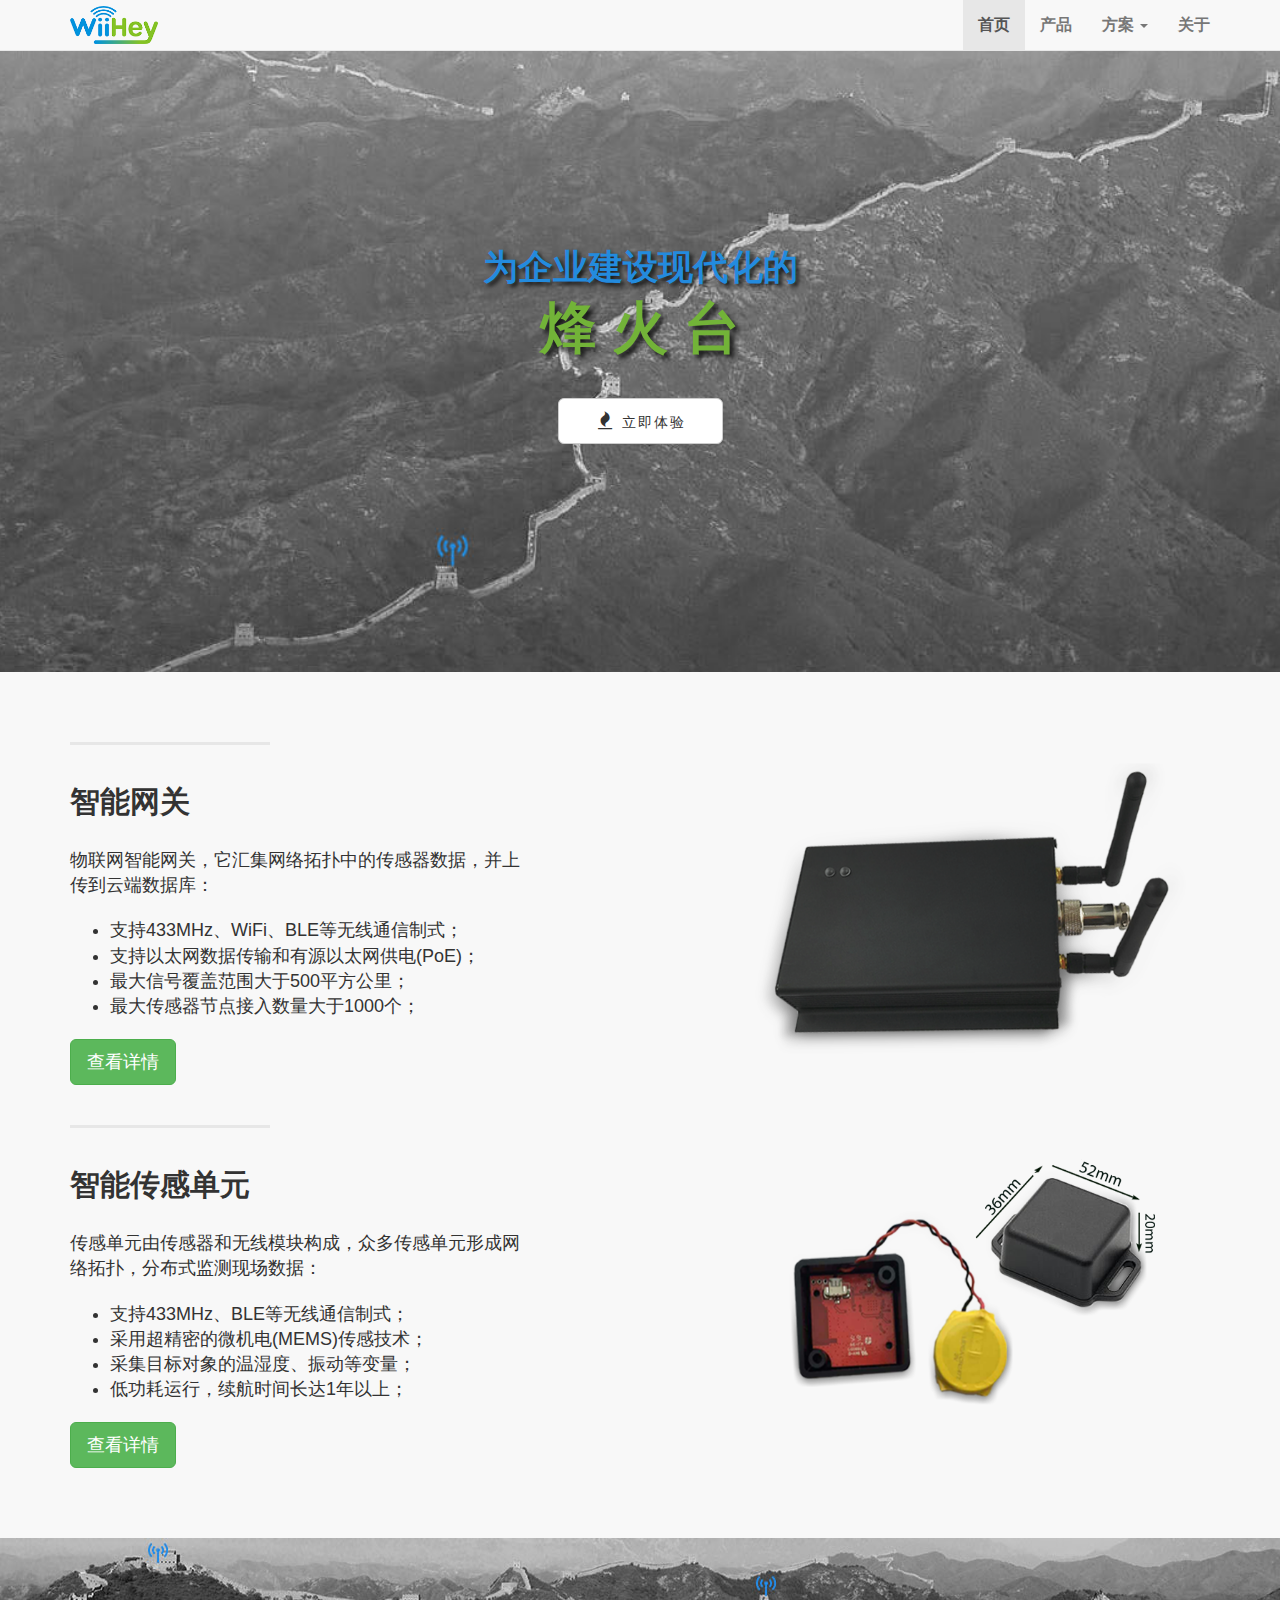
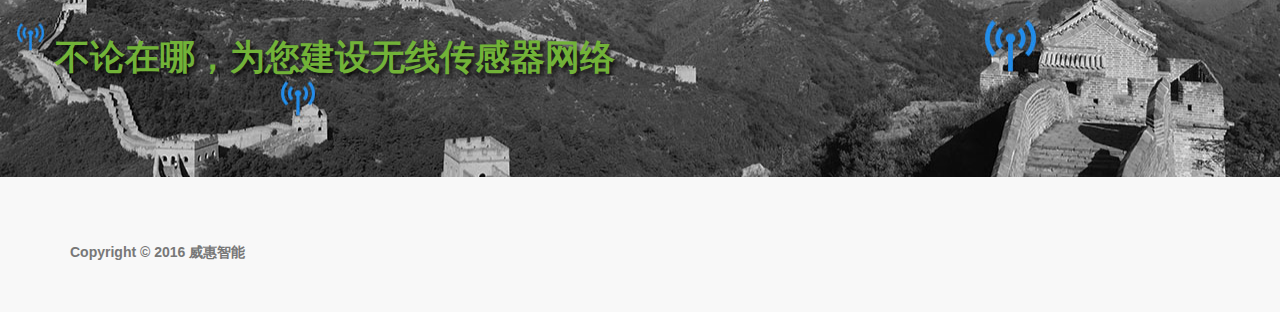
<file: index.html>
<!DOCTYPE html>
<html lang="en">

<head>

    <meta charset="utf-8">
    <meta http-equiv="X-UA-Compatible" content="IE=edge">
    <meta name="viewport" content="width=device-width, initial-scale=1">
    <meta name="description" content="">
    <meta name="author" content="">

    <title>首页 | 威惠智能</title>

    <!-- Bootstrap Core CSS -->
    <link href="css/bootstrap.min.css" rel="stylesheet">

    <!-- Custom CSS -->
    <link href="css/landing-page.css" rel="stylesheet">

    <!-- Custom Fonts -->
    <link href="font-awesome/css/font-awesome.min.css" rel="stylesheet" type="text/css">
    <!-- <link href="http://fonts.googleapis.com/css?family=Lato:300,400,700,300italic,400italic,700italic" rel="stylesheet" type="text/css"> -->

    <!-- HTML5 Shim and Respond.js IE8 support of HTML5 elements and media queries -->
    <!-- WARNING: Respond.js doesn't work if you view the page via  -->
    <!--[if lt IE 9]>
        <script src="https://oss.maxcdn.com/libs/html5shiv/3.7.0/html5shiv.js"></script>
        <script src="https://oss.maxcdn.com/libs/respond.js/1.4.2/respond.min.js"></script>
    <![endif]-->

    <style type="text/css">

    </style>
</head>

<body>

    <!-- Navigation -->
    <nav class="navbar navbar-default navbar-fixed-top topnav" role="navigation">
        <div class="container topnav">
            <!-- Brand and toggle get grouped for better mobile display -->
            <div class="navbar-header">
                <button type="button" class="navbar-toggle" data-toggle="collapse" data-target="#bs-example-navbar-collapse-1">
                    <span class="sr-only">Toggle navigation</span>
                    <span class="icon-bar"></span>
                    <span class="icon-bar"></span>
                    <span class="icon-bar"></span>
                </button>
                <a class="navbar-brand topnav topnav-brand" href="./index.html"></a>
            </div>
            <!-- Collect the nav links, forms, and other content for toggling -->
            <div class="collapse navbar-collapse" id="bs-example-navbar-collapse-1">
                <ul class="nav navbar-nav navbar-right">
                    <li class="active">
                        <a href="./index.html">首页</a>
                    </li>
                    <li>
                        <a href="./products.html">产品</a>
                    </li>
                    <li class="dropdown ">
                        <a href="#" class="dropdown-toggle" data-toggle="dropdown">方案 <b class="caret"></b></a>
                        <ul class="dropdown-menu">
                            <li>
                                <a href="./machines.html">物联网与工业监测</a>
                            </li>
                            <li>
                                <a href="./loans.html">物联网与抵押贷款</a>
                            </li>
                            <li>
                                <a href="./due_diligence.html">物联网与商业分析</a>
                            </li>
                        </ul>
                    </li>
                    <li>
                        <a href="./about.html">关于</a>
                    </li>
                </ul>
            </div>
            <!-- /.navbar-collapse -->
        </div>
        <!-- /.container -->
    </nav>


    <!-- Header -->
    <a name="about"></a>
    <div class="intro-header">
        <div class="container">

            <div class="row">
                <div class="col-lg-12">
                    <div class="intro-message">
                        <h2>为企业建设现代化的</h2>
                        <h1>烽 火 台</h1>
                        <!-- <hr class="intro-divider"> -->
                        <br><br>
                        <div class="row">
                                <div class="col-md-5">
                                </div>
                                <div class="col-md-2">
                                <a href="./machines.html" class="btn btn-default btn-lg btn-block"><i class="fa fa-fire fa-fw"></i> <span class="network-name">立即体验</span></a>
                                </div>
                                <div class="col-md-5">
                                </div>
                        </div>

                    </div>
                </div>
            </div>

        </div>
        <!-- /.container -->

    </div>
    <!-- /.intro-header -->

    <!-- Page Content -->

	<!-- <a  name="services"></a> -->
    <div class="content-section-a" id="try">

        <div class="container">
            <div class="row">
                <div class="col-lg-5 col-sm-6">
                    <hr class="section-heading-spacer">
                    <div class="clearfix"></div>
                    <h2 class="section-heading">智能网关</h2>
                    <p class="lead">物联网智能网关，它汇集网络拓扑中的传感器数据，并上传到云端数据库：</p>
                    <ul class="lead">
                        <li>支持433MHz、WiFi、BLE等无线通信制式；</li>
                        <li>支持以太网数据传输和有源以太网供电(PoE)；</li>
                        <li>最大信号覆盖范围大于500平方公里；</li>
                        <li>最大传感器节点接入数量大于1000个；</li>
                    </ul>
                    <a href="./products/gw.html" ><button type="button" class="btn btn-success btn-lg">查看详情</button></a>

                </div>
                <div class="col-lg-5 col-lg-offset-2 col-sm-6">
                    <img class="img-responsive" src="img/product_gw.png" alt="">
                </div>
            </div>
            <br>
            <div class="row">
                <div class="col-lg-5 col-sm-6">
                    <hr class="section-heading-spacer">
                    <br>
                    <div class="clearfix"></div>
                    <h2 class="section-heading">智能传感单元</h2>
                    <p class="lead">传感单元由传感器和无线模块构成，众多传感单元形成网络拓扑，分布式监测现场数据：</p>
                    <ul class="lead">
                        <li>支持433MHz、BLE等无线通信制式；</li>
                        <li>采用超精密的微机电(MEMS)传感技术；</li>
                        <li>采集目标对象的温湿度、振动等变量；</li>
                        <li>低功耗运行，续航时间长达1年以上；</li>
                    </ul>
                    <a href="./products/node.html" ><button type="button" class="btn btn-success btn-lg">查看详情</button></a>
                </div>
                <div class="col-lg-5 col-lg-offset-2 col-sm-6">
                    <img class="img-responsive" src="img/product_node.png" alt="">
                </div>
            </div>
        </div>
        <!-- /.container -->
<br>
    </div>
    <!-- /.content-section-a -->

	<a  name="contact"></a>
    <div class="banner">

        <div class="container">

            <div class="row">
                <h2>不论在哪，为您建设无线传感器网络</h2>
                <!-- <div class="col-lg-12">
                    <h2>不论在哪，为您建设无线传感器网络</h2>
                </div> -->
<!--                 <div class="col-lg-6">
                     <div class="row">
                            <div class="col-md-4">
                            </div>
                            <div class="col-md-4">
                            <a href="./machines.html" class="btn btn-default btn-lg btn-block"><i class="fa fa-fire fa-fw"></i> <span class="network-name">立即体验</span></a>
                            </div>
                            <div class="col-md-4">
                            </div>
                    </div>
                </div> -->
            </div>

        </div>
        <!-- /.container -->

    </div>
    <!-- /.banner -->

    <!-- Footer -->
    <footer>
        <div class="container">
            <div class="row">
                <div class="col-lg-12">
                    <ul class="list-inline">
<!--                         <li>
                            <a href="#">文档中心</a>
                        </li>
                        <li>
                            <a href="#">服务条款</a>
                        </li>
                        <li>
                            <a href="#">联系我们</a>
                        </li> -->

                    </ul>
                    <p class="copyright text-muted ">Copyright &copy; 2016 威惠智能</p>
                </div>
            </div>
        </div>
    </footer>

    <!-- jQuery -->
    <script src="js/jquery.js"></script>

    <!-- Bootstrap Core JavaScript -->
    <script src="js/bootstrap.min.js"></script>

</body>

</html>
</file>
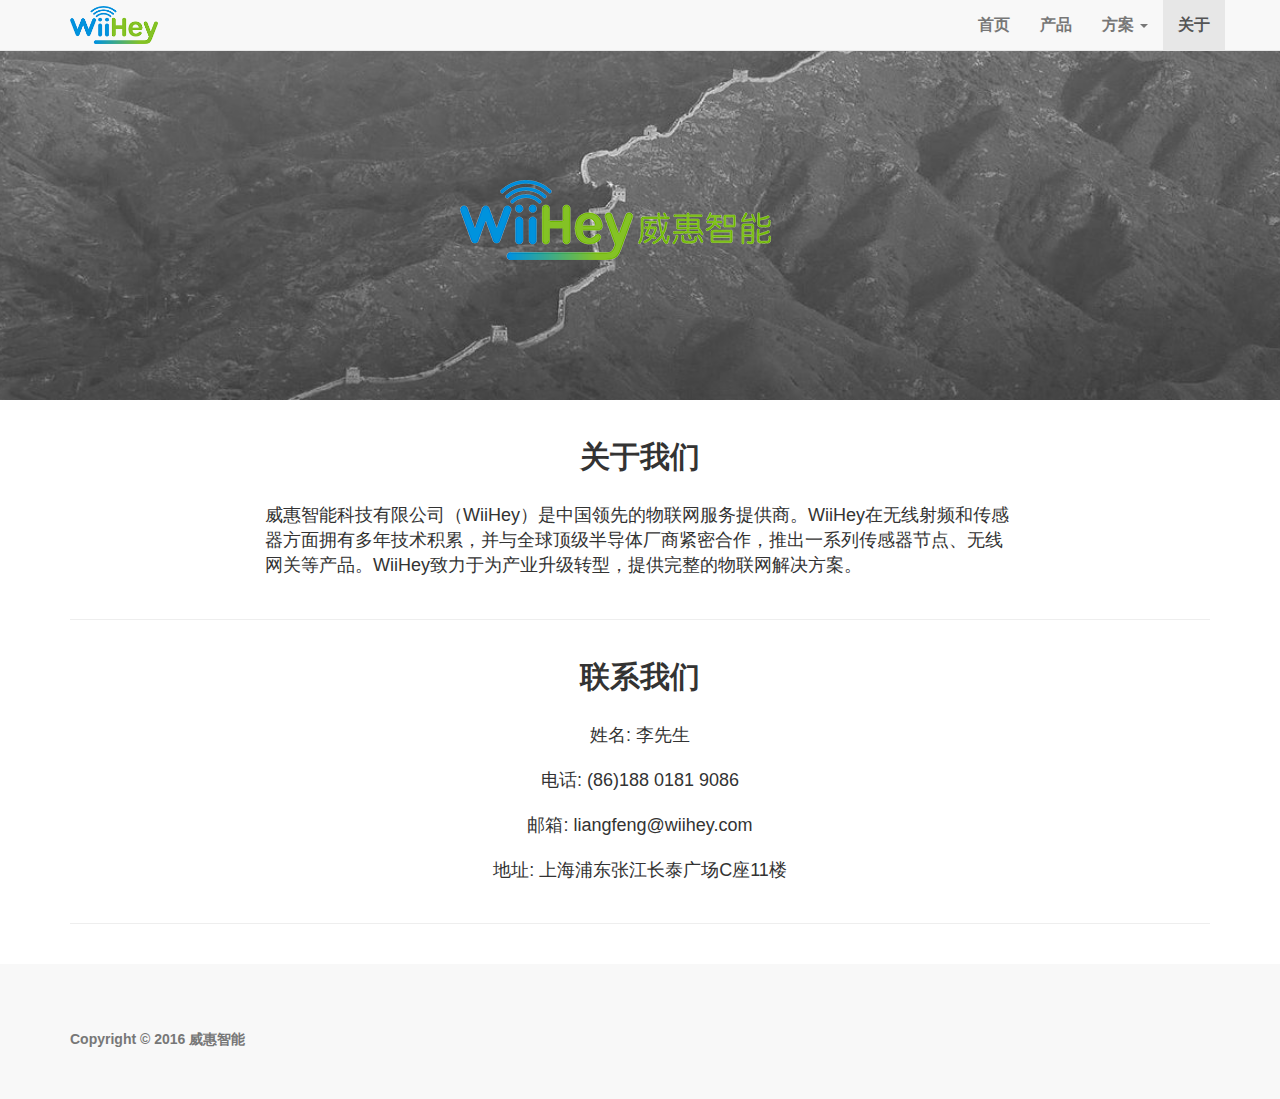
<file: about.html>
<!DOCTYPE html>
<html lang="en">

<head>

    <meta charset="utf-8">
    <meta http-equiv="X-UA-Compatible" content="IE=edge">
    <meta name="viewport" content="width=device-width, initial-scale=1">
    <meta name="description" content="">
    <meta name="author" content="">

    <title>关于 | 威惠智能</title>

    <!-- Bootstrap Core CSS -->
    <link href="css/bootstrap.min.css" rel="stylesheet">

    <!-- Custom CSS -->
    <link href="css/landing-page.css" rel="stylesheet">

    <!-- Custom Fonts -->
    <link href="font-awesome/css/font-awesome.min.css" rel="stylesheet" type="text/css">
    <!-- <link href="http://fonts.googleapis.com/css?family=Lato:300,400,700,300italic,400italic,700italic" rel="stylesheet" type="text/css"> -->

    <!-- HTML5 Shim and Respond.js IE8 support of HTML5 elements and media queries -->
    <!-- WARNING: Respond.js doesn't work if you view the page via  -->
    <!--[if lt IE 9]>
        <script src="https://oss.maxcdn.com/libs/html5shiv/3.7.0/html5shiv.js"></script>
        <script src="https://oss.maxcdn.com/libs/respond.js/1.4.2/respond.min.js"></script>
    <![endif]-->

    <style type="text/css">
        .mybg {
            background: url("./img/background/b22.jpg");
            /*5_2, 14, 17, 18*/
            background-repeat: no-repeat;
            background-position: top;
            background-size: cover;
            height: 400px;
            color:#FFFFFF;
        }
    </style>
</head>

<body>

    <!-- Navigation -->
    <nav class="navbar navbar-default navbar-fixed-top topnav" role="navigation">
        <div class="container topnav">
            <!-- Brand and toggle get grouped for better mobile display -->
            <div class="navbar-header">
                <button type="button" class="navbar-toggle" data-toggle="collapse" data-target="#bs-example-navbar-collapse-1">
                    <span class="sr-only">Toggle navigation</span>
                    <span class="icon-bar"></span>
                    <span class="icon-bar"></span>
                    <span class="icon-bar"></span>
                </button>
                <a class="navbar-brand topnav topnav-brand" href="./index.html"></a>
            </div>
            <!-- Collect the nav links, forms, and other content for toggling -->
            <div class="collapse navbar-collapse" id="bs-example-navbar-collapse-1">
                <ul class="nav navbar-nav navbar-right">
                    <li>
                        <a href="./index.html">首页</a>
                    </li>
                    <li>
                        <a href="./products.html">产品</a>
                    </li>
                    <li class="dropdown ">
                        <a href="#" class="dropdown-toggle" data-toggle="dropdown">方案 <b class="caret"></b></a>
                        <ul class="dropdown-menu">
                            <li>
                                <a href="./machines.html">物联网与工业监测</a>
                            </li>
                            <li>
                                <a href="./loans.html">物联网与抵押贷款</a>
                            </li>
                            <li>
                                <a href="./due_diligence.html">物联网与商业分析</a>
                            </li>
                        </ul>
                    </li>
                    <li class="active">
                        <a href="./about.html">关于</a>
                    </li>
                </ul>
            </div>
            <!-- /.navbar-collapse -->
        </div>
        <!-- /.container -->
    </nav>

    <!-- Header Carousel -->
    <header >
        <div class="row">
            <div class="mybg">
                <div class="container">
                    <br><br><br><br><br><br><br><br><br>
                    <div class="row">
                        <div class="col-md-4">
                        </div>
                        <div class="col-md-4">
                        <img src="img/wiihey1.png" alt=""  align="center">
                        </div>
                        <div class="col-md-4">
                        </div>
                    </div>
                </div>
            </div>
        </div>
    </header>

    <!-- Page Content -->
    <div class="container">
        <div class="row">
            <div class="col-lg-12 text-center">
                <br>

                <h2>关于我们</h2>
                <br>
                <div class="row">
                    <div class="col-md-2">
                    </div>
                    <div class="col-md-8 text-left">
                        <p class="lead">威惠智能科技有限公司（WiiHey）是中国领先的物联网服务提供商。WiiHey在无线射频和传感器方面拥有多年技术积累，并与全球顶级半导体厂商紧密合作，推出一系列传感器节点、无线网关等产品。WiiHey致力于为产业升级转型，提供完整的物联网解决方案。</p>
                    </div>
                    <div class="col-md-2">
                    </div>
                </div>

            </div>
        </div>

        <hr>
        <div class="row">
            <div class="col-lg-12 text-center">


                <h2>联系我们</h2>
                <br>
                <div class="row">
                    <div class="col-md-4">
                    </div>
                    <div class="col-md-4">
                        <!-- <h3>咨询与合作</h3><br> -->
                        <p class="lead">姓名: 李先生</p>
                        <p class="lead">电话: (86)188 0181 9086</p>
                        <p class="lead">邮箱: liangfeng@wiihey.com</p>
                        <p class="lead">地址: 上海浦东张江长泰广场C座11楼</p>
                    </div>
                    <div class="col-md-4">
                    </div>
                </div>
            </div>
        </div>

        <hr>
        <br>
    </div>


    <!-- Footer -->
    <footer>
        <div class="container">
            <div class="row">
                <div class="col-lg-12">
                    <ul class="list-inline">
<!--                         <li>
                            <a href="#">文档中心</a>
                        </li>
                        <li>
                            <a href="#">服务条款</a>
                        </li>
                        <li>
                            <a href="#">联系我们</a>
                        </li> -->
                    </ul>
                    <p class="copyright text-muted ">Copyright &copy; 2016 威惠智能</p>
                </div>
            </div>
        </div>
    </footer>

    <!-- jQuery -->
    <script src="js/jquery.js"></script>

    <!-- Bootstrap Core JavaScript -->
    <script src="js/bootstrap.min.js"></script>

</body>

</html>
</file>
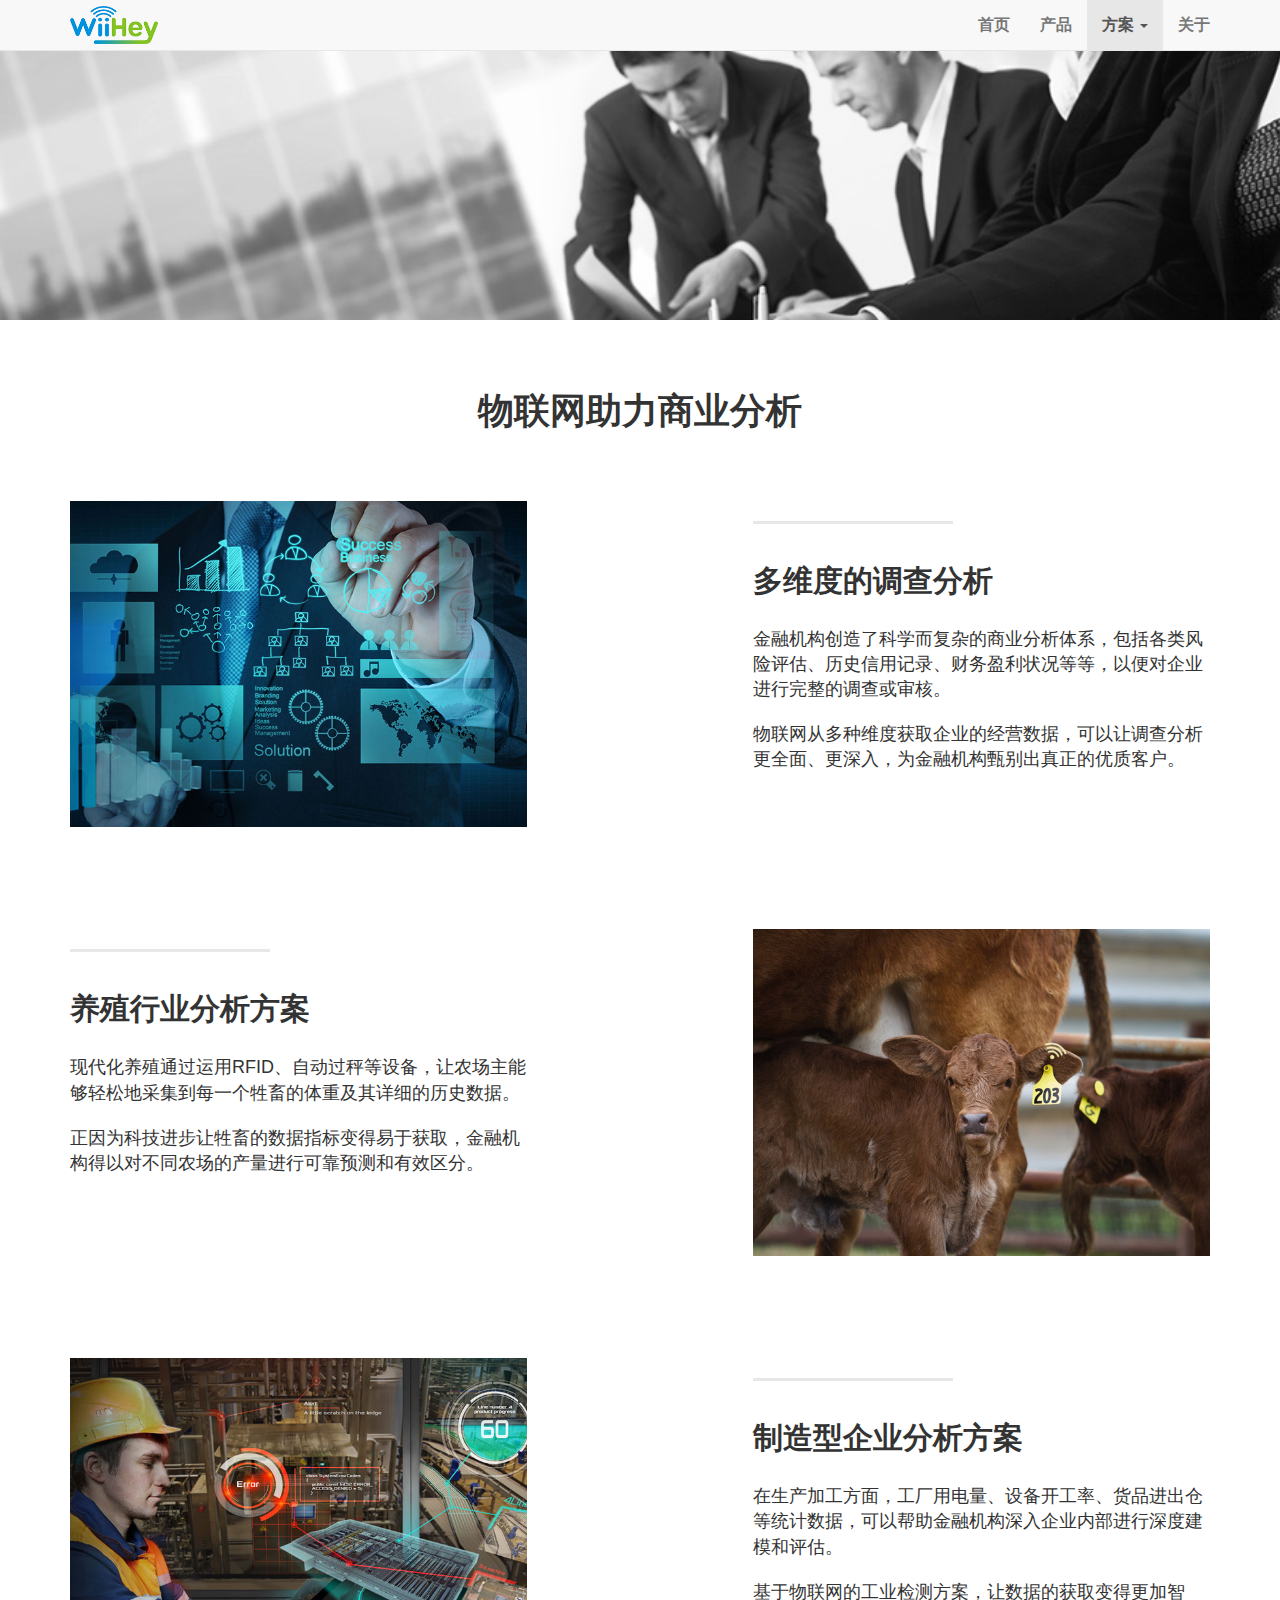
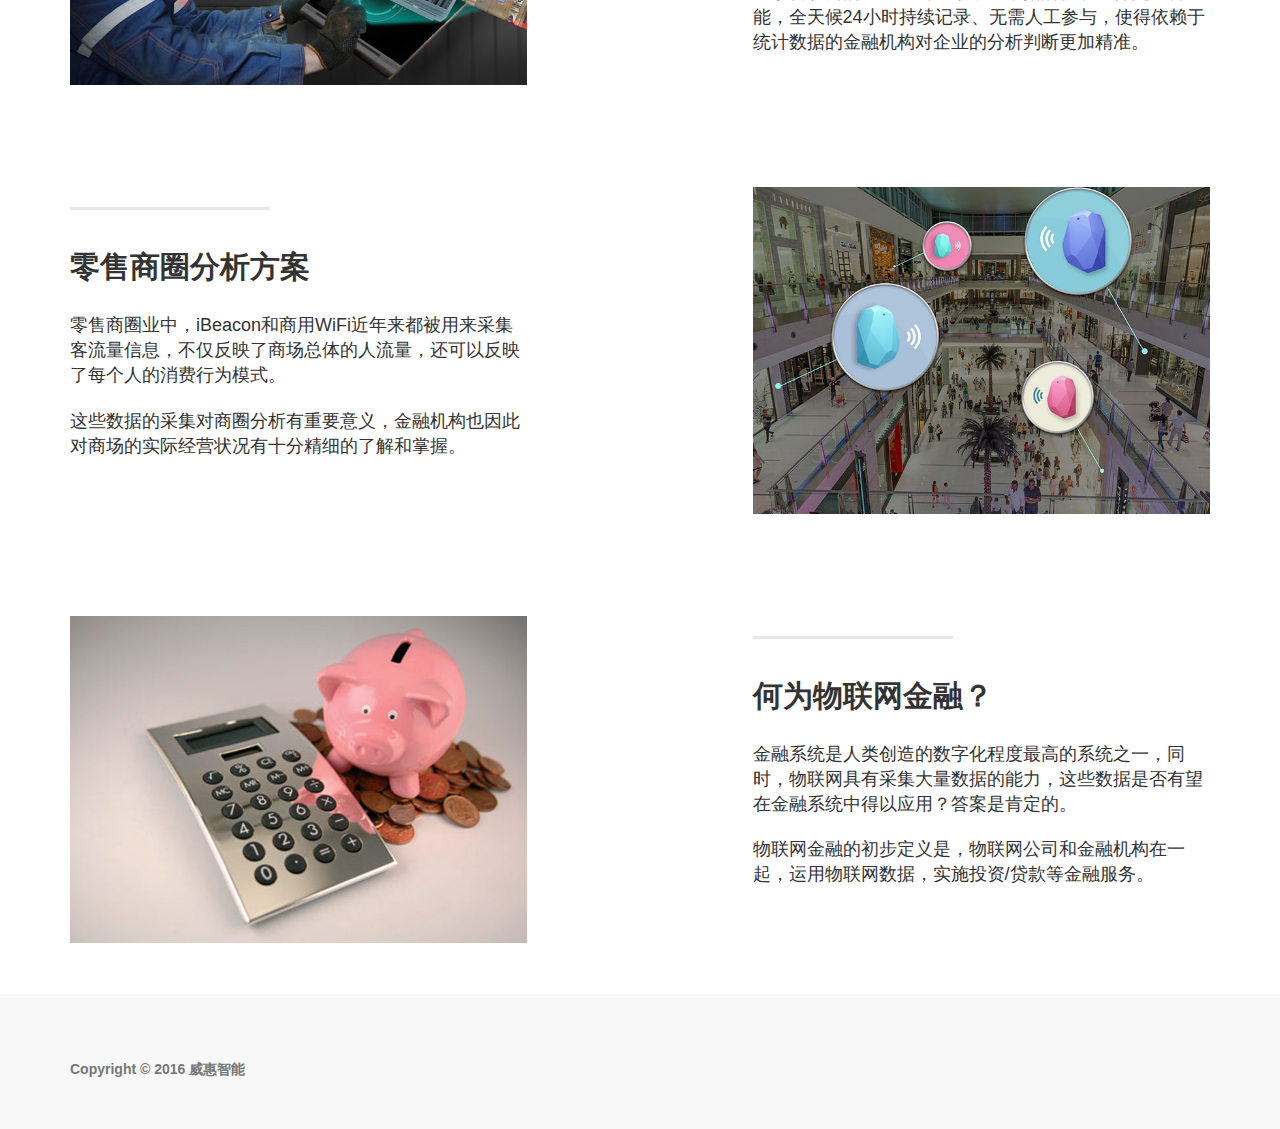
<file: due_diligence.html>
<!DOCTYPE html>
<html lang="en">

<head>

    <meta charset="utf-8">
    <meta http-equiv="X-UA-Compatible" content="IE=edge">
    <meta name="viewport" content="width=device-width, initial-scale=1">
    <meta name="description" content="">
    <meta name="author" content="">

    <title>物联网与商业分析 | 威惠智能</title>

    <!-- Bootstrap Core CSS -->
    <link href="css/bootstrap.min.css" rel="stylesheet">

    <!-- Custom CSS -->
    <link href="css/landing-page.css" rel="stylesheet">

    <!-- Custom Fonts -->
    <link href="font-awesome/css/font-awesome.min.css" rel="stylesheet" type="text/css">
    <!-- <link href="http://fonts.googleapis.com/css?family=Lato:300,400,700,300italic,400italic,700italic" rel="stylesheet" type="text/css"> -->

    <!-- HTML5 Shim and Respond.js IE8 support of HTML5 elements and media queries -->
    <!-- WARNING: Respond.js doesn't work if you view the page via  -->
    <!--[if lt IE 9]>
        <script src="https://oss.maxcdn.com/libs/html5shiv/3.7.0/html5shiv.js"></script>
        <script src="https://oss.maxcdn.com/libs/respond.js/1.4.2/respond.min.js"></script>
    <![endif]-->

    <style type="text/css">
        .mybg {
            background: url("./img/background/business8.jpg");
            /*5_2, 14, 17, 18*/
            background-repeat: no-repeat;
            background-position: top;
            background-size: cover;
            height: 320px;
            color:#FFFFFF;
        }
    </style>
</head>

<body>

    <!-- Navigation -->
    <nav class="navbar navbar-default navbar-fixed-top topnav" role="navigation">
        <div class="container topnav">
            <!-- Brand and toggle get grouped for better mobile display -->
            <div class="navbar-header">
                <button type="button" class="navbar-toggle" data-toggle="collapse" data-target="#bs-example-navbar-collapse-1">
                    <span class="sr-only">Toggle navigation</span>
                    <span class="icon-bar"></span>
                    <span class="icon-bar"></span>
                    <span class="icon-bar"></span>
                </button>
                <a class="navbar-brand topnav topnav-brand" href="./index.html"></a>
            </div>
            <!-- Collect the nav links, forms, and other content for toggling -->
            <div class="collapse navbar-collapse" id="bs-example-navbar-collapse-1">
                <ul class="nav navbar-nav navbar-right">
                    <li>
                        <a href="./index.html">首页</a>
                    </li>
                    <li>
                        <a href="./products.html">产品</a>
                    </li>
                    <li class="dropdown active">
                        <a href="#" class="dropdown-toggle" data-toggle="dropdown">方案 <b class="caret"></b></a>
                        <ul class="dropdown-menu">
                            <li>
                                <a href="./machines.html">物联网与工业监测</a>
                            </li>
                            <li>
                                <a href="./loans.html">物联网与抵押贷款</a>
                            </li>
                            <li>
                                <a href="./due_diligence.html">物联网与商业分析</a>
                            </li>
                        </ul>
                    </li>
                    <li>
                        <a href="./about.html">关于</a>
                    </li>
                </ul>
            </div>
            <!-- /.navbar-collapse -->
        </div>
        <!-- /.container -->
    </nav>


    <!-- Header Carousel -->
    <header >
        <div class="row">
            <div class="mybg">
                <div class="container">

                </div>
            </div>
        </div>
    </header>


    <!-- Page Content -->
    <div class="content-section-c">
        <div class="container">
            <div class="row text-center">
                <h1>物联网助力商业分析</h1>
                <!-- <hr class="section-heading-spacer2" align="center"> -->
                <br><br><br>
            </div>
        </div>

        <div class="container">
            <div class="row">
                <div class="col-lg-5 col-lg-offset-1 col-sm-push-6  col-sm-6">
                    <hr class="section-heading-spacer">
                    <div class="clearfix"></div>
                    <h2 class="section-heading">多维度的调查分析</h2>
                    <p class="lead">金融机构创造了科学而复杂的商业分析体系，包括各类风险评估、历史信用记录、财务盈利状况等等，以便对企业进行完整的调查或审核。</p>

                    <p class="lead">物联网从多种维度获取企业的经营数据，可以让调查分析更全面、更深入，为金融机构甄别出真正的优质客户。</p>
                </div>
                <div class="col-lg-5 col-sm-pull-6  col-sm-6">
                    <img class="img-responsive" src="img/business12.jpg" alt="">
                </div>
            </div>
        </div>
        <!-- /.container -->
    </div>

    <div class="content-section-c">
        <div class="container">

            <div class="row">
                <div class="col-lg-5 col-sm-6">
                    <!-- <br> -->
                    <hr class="section-heading-spacer">
                    <div class="clearfix"></div>
                    <h2 class="section-heading">养殖行业分析方案</h2>
                    <p class="lead">现代化养殖通过运用RFID、自动过秤等设备，让农场主能够轻松地采集到每一个牲畜的体重及其详细的历史数据。</p>
                    <p class="lead">正因为科技进步让牲畜的数据指标变得易于获取，金融机构得以对不同农场的产量进行可靠预测和有效区分。</p>
                </div>
                <div class="col-lg-5 col-lg-offset-2 col-sm-6">
                    <img class="img-responsive" src="img/animal_farm6.jpg" alt="">
                </div>
            </div>

        </div>
        <!-- /.container -->
    </div>
    <!-- /.content-section-a -->

    <div class="content-section-c">
        <div class="container">
            <div class="row">
                <div class="col-lg-5 col-lg-offset-1 col-sm-push-6  col-sm-6">
                    <hr class="section-heading-spacer">
                    <div class="clearfix"></div>
                    <h2 class="section-heading">制造型企业分析方案</h2>
                    <p class="lead">在生产加工方面，工厂用电量、设备开工率、货品进出仓等统计数据，可以帮助金融机构深入企业内部进行深度建模和评估。</p>
                    <p class="lead">基于物联网的工业检测方案，让数据的获取变得更加智能，全天候24小时持续记录、无需人工参与，使得依赖于统计数据的金融机构对企业的分析判断更加精准。</p>
                </div>
                <div class="col-lg-5 col-sm-pull-6  col-sm-6">
                    <img class="img-responsive" src="img/factory3.jpg" alt="">
                </div>
            </div>

        </div>
        <!-- /.container -->
    </div>
    <!-- /.content-section-c -->

    <div class="content-section-c">
        <div class="container">

            <div class="row">
                <div class="col-lg-5 col-sm-6">
                    <!-- <br> -->
                    <hr class="section-heading-spacer">
                    <div class="clearfix"></div>
                    <h2 class="section-heading">零售商圈分析方案</h2>
                    <p class="lead">零售商圈业中，iBeacon和商用WiFi近年来都被用来采集客流量信息，不仅反映了商场总体的人流量，还可以反映了每个人的消费行为模式。</p>
                    <p class="lead">这些数据的采集对商圈分析有重要意义，金融机构也因此对商场的实际经营状况有十分精细的了解和掌握。</p>
                </div>
                <div class="col-lg-5 col-lg-offset-2 col-sm-6">
                    <img class="img-responsive" src="img/ibeacon4.jpg" alt="">
                </div>
            </div>

        </div>
        <!-- /.container -->
    </div>
    <!-- /.content-section-a -->

    <div class="content-section-c">
        <div class="container">
            <div class="row">
                <div class="col-lg-5 col-lg-offset-1 col-sm-push-6  col-sm-6">
                    <hr class="section-heading-spacer">
                    <div class="clearfix"></div>
                    <h2 class="section-heading">何为物联网金融？</h2>
                    <p class="lead">金融系统是人类创造的数字化程度最高的系统之一，同时，物联网具有采集大量数据的能力，这些数据是否有望在金融系统中得以应用？答案是肯定的。</p>
                    <p class="lead">物联网金融的初步定义是，物联网公司和金融机构在一起，运用物联网数据，实施投资/贷款等金融服务。</p>
                </div>
                <div class="col-lg-5 col-sm-pull-6  col-sm-6">
                    <img class="img-responsive" src="img/finance4.jpg" alt="">
                </div>
            </div>

        </div>
        <!-- /.container -->
    </div>
    <!-- /.content-section-c -->

    <!-- Footer -->
    <footer>
        <div class="container">
            <div class="row">
                <div class="col-lg-12">
                    <ul class="list-inline">
<!--                         <li>
                            <a href="#">文档中心</a>
                        </li>
                        <li>
                            <a href="#">服务条款</a>
                        </li>
                        <li>
                            <a href="#">联系我们</a>
                        </li> -->
                    </ul>
                    <p class="copyright text-muted ">Copyright &copy; 2016 威惠智能</p>
                </div>
            </div>
        </div>
    </footer>

    <!-- jQuery -->
    <script src="js/jquery.js"></script>

    <!-- Bootstrap Core JavaScript -->
    <script src="js/bootstrap.min.js"></script>

</body>

</html>
</file>
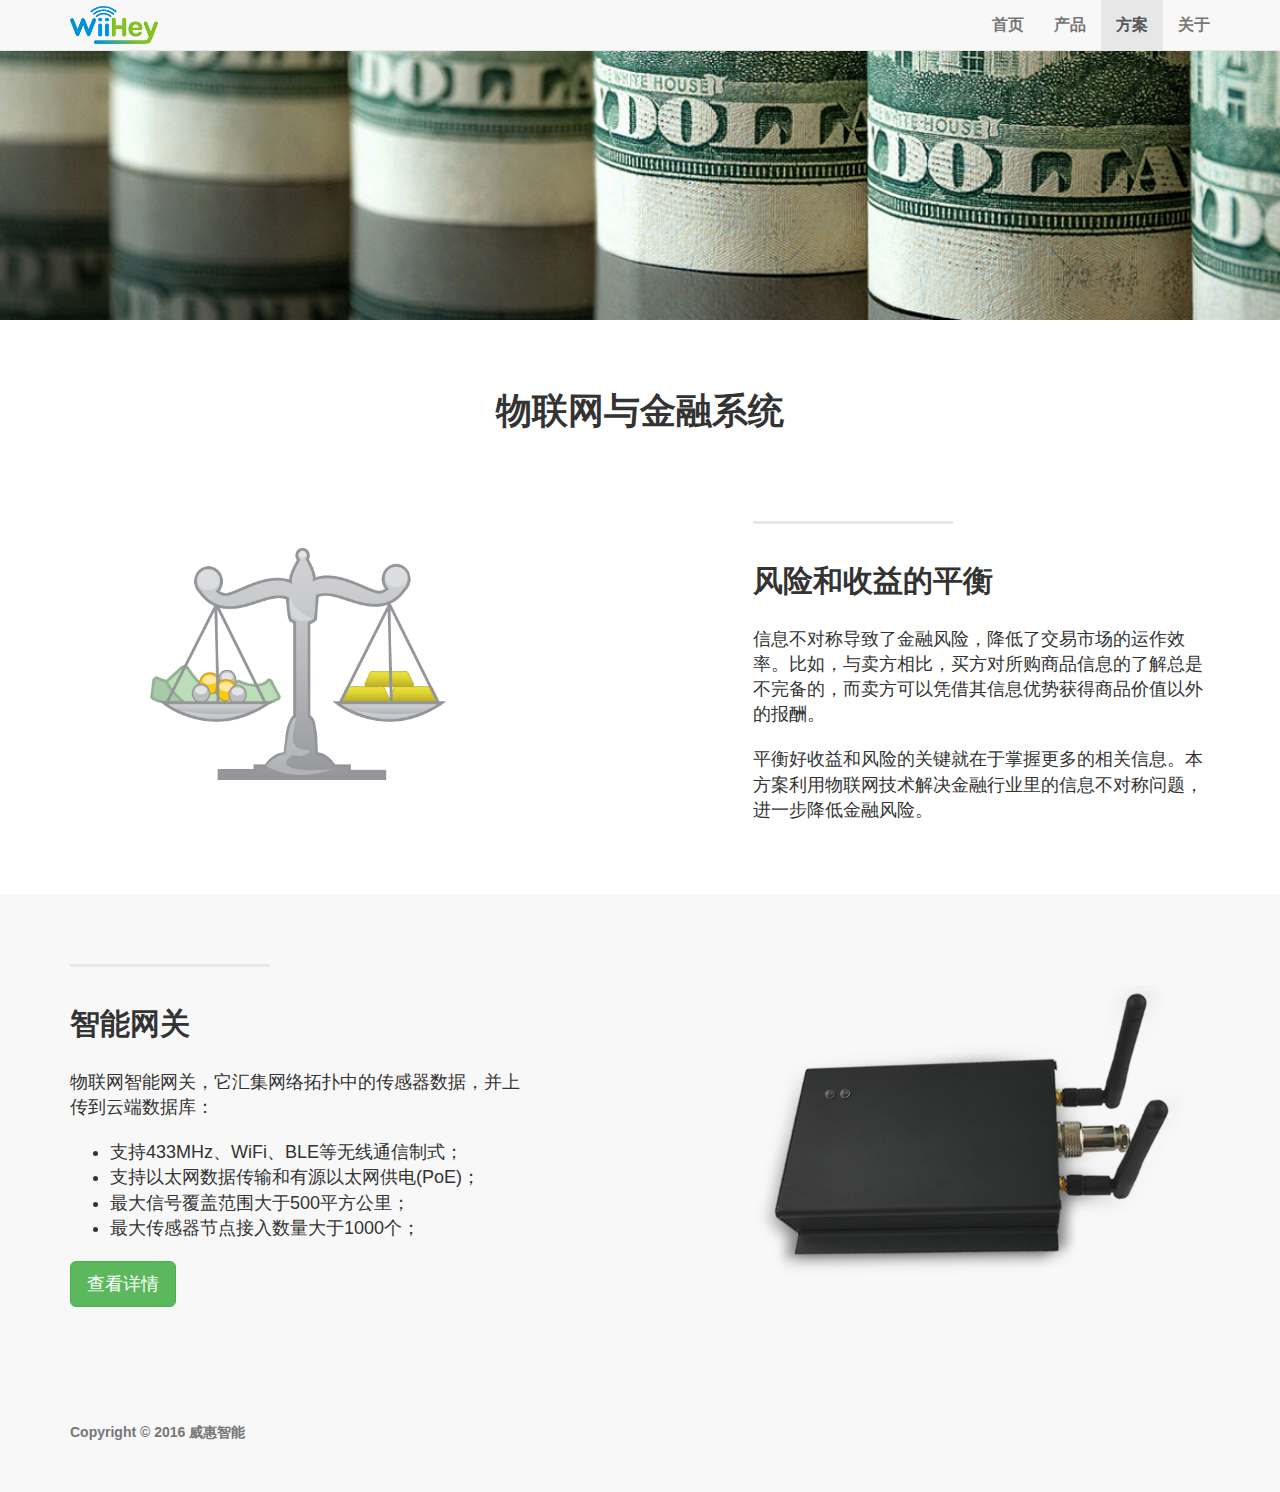
<file: finance.html>
<!DOCTYPE html>
<html lang="en">

<head>

    <meta charset="utf-8">
    <meta http-equiv="X-UA-Compatible" content="IE=edge">
    <meta name="viewport" content="width=device-width, initial-scale=1">
    <meta name="description" content="">
    <meta name="author" content="">

    <title>物联网与金融 | 威惠智能</title>

    <!-- Bootstrap Core CSS -->
    <link href="css/bootstrap.min.css" rel="stylesheet">

    <!-- Custom CSS -->
    <link href="css/landing-page.css" rel="stylesheet">

    <!-- Custom Fonts -->
    <link href="font-awesome/css/font-awesome.min.css" rel="stylesheet" type="text/css">
    <!-- <link href="http://fonts.googleapis.com/css?family=Lato:300,400,700,300italic,400italic,700italic" rel="stylesheet" type="text/css"> -->

    <!-- HTML5 Shim and Respond.js IE8 support of HTML5 elements and media queries -->
    <!-- WARNING: Respond.js doesn't work if you view the page via  -->
    <!--[if lt IE 9]>
        <script src="https://oss.maxcdn.com/libs/html5shiv/3.7.0/html5shiv.js"></script>
        <script src="https://oss.maxcdn.com/libs/respond.js/1.4.2/respond.min.js"></script>
    <![endif]-->

    <style type="text/css">
        .mybg {
            background: url("./img/background/finance3.jpg");
            /*5_2, 14, 17, 18*/
            background-repeat: no-repeat;
            background-position: top;
            background-size: cover;
            height: 320px;
            color:#FFFFFF;
        }
    </style>
</head>

<body>

    <!-- Navigation -->
    <nav class="navbar navbar-default navbar-fixed-top topnav" role="navigation">
        <div class="container topnav">
            <!-- Brand and toggle get grouped for better mobile display -->
            <div class="navbar-header">
                <button type="button" class="navbar-toggle" data-toggle="collapse" data-target="#bs-example-navbar-collapse-1">
                    <span class="sr-only">Toggle navigation</span>
                    <span class="icon-bar"></span>
                    <span class="icon-bar"></span>
                    <span class="icon-bar"></span>
                </button>
                <a class="navbar-brand topnav topnav-brand" href="./index.html"></a>
            </div>
            <!-- Collect the nav links, forms, and other content for toggling -->
            <div class="collapse navbar-collapse" id="bs-example-navbar-collapse-1">
                <ul class="nav navbar-nav navbar-right">
                    <li>
                        <a href="./index.html">首页</a>
                    </li>
                    <li>
                        <a href="./products.html">产品</a>
                    </li>
                    <li class="active">
                        <a href="./solutions.html">方案</a>
                    </li>
                    <li>
                        <a href="./about.html">关于</a>
                    </li>
                </ul>
            </div>
            <!-- /.navbar-collapse -->
        </div>
        <!-- /.container -->
    </nav>


    <!-- Header Carousel -->
    <header >
        <div class="row">
            <div class="mybg">
                <div class="container">

                </div>
            </div>
        </div>
    </header>


    <!-- Page Content -->
    <div class="content-section-c">
        <div class="container">
            <div class="row text-center">
                <h1>物联网与金融系统</h1>
                <!-- <hr class="section-heading-spacer2" align="center"> -->
                <br><br><br>
            </div>
        </div>

        <div class="container">
            <div class="row">
                <div class="col-lg-5 col-lg-offset-1 col-sm-push-6  col-sm-6">
                    <hr class="section-heading-spacer">
                    <div class="clearfix"></div>
                    <h2 class="section-heading">风险和收益的平衡</h2>
                    <p class="lead">信息不对称导致了金融风险，降低了交易市场的运作效率。比如，与卖方相比，买方对所购商品信息的了解总是不完备的，而卖方可以凭借其信息优势获得商品价值以外的报酬。</p>

                    <p class="lead">平衡好收益和风险的关键就在于掌握更多的相关信息。本方案利用物联网技术解决金融行业里的信息不对称问题，进一步降低金融风险。</p>
                </div>
                <div class="col-lg-5 col-sm-pull-6  col-sm-6">
                    <img class="img-responsive" src="img/balance1.png" alt="">
                </div>
            </div>
        </div>
        <!-- /.container -->
    </div>

    <div class="content-section-a" id="try">

        <div class="container">
            <div class="row">
                <div class="col-lg-5 col-sm-6">
                    <hr class="section-heading-spacer">
                    <div class="clearfix"></div>
                    <h2 class="section-heading">智能网关</h2>
                    <p class="lead">物联网智能网关，它汇集网络拓扑中的传感器数据，并上传到云端数据库：</p>
                    <ul class="lead">
                        <li>支持433MHz、WiFi、BLE等无线通信制式；</li>
                        <li>支持以太网数据传输和有源以太网供电(PoE)；</li>
                        <li>最大信号覆盖范围大于500平方公里；</li>
                        <li>最大传感器节点接入数量大于1000个；</li>
                    </ul>
                    <a href="./products/gw.html" ><button type="button" class="btn btn-success btn-lg">查看详情</button></a>

                </div>
                <div class="col-lg-5 col-lg-offset-2 col-sm-6">
                    <img class="img-responsive" src="img/product_gw.png" alt="">
                </div>
            </div>
        </div>
        <!-- /.container -->
    </div>

    <!-- Footer -->
    <footer>
        <div class="container">
            <div class="row">
                <div class="col-lg-12">
                    <ul class="list-inline">
<!--                         <li>
                            <a href="#">文档中心</a>
                        </li>
                        <li>
                            <a href="#">服务条款</a>
                        </li>
                        <li>
                            <a href="#">联系我们</a>
                        </li> -->
                    </ul>
                    <p class="copyright text-muted ">Copyright &copy; 2016 威惠智能</p>
                </div>
            </div>
        </div>
    </footer>

    <!-- jQuery -->
    <script src="js/jquery.js"></script>

    <!-- Bootstrap Core JavaScript -->
    <script src="js/bootstrap.min.js"></script>

</body>

</html>
</file>
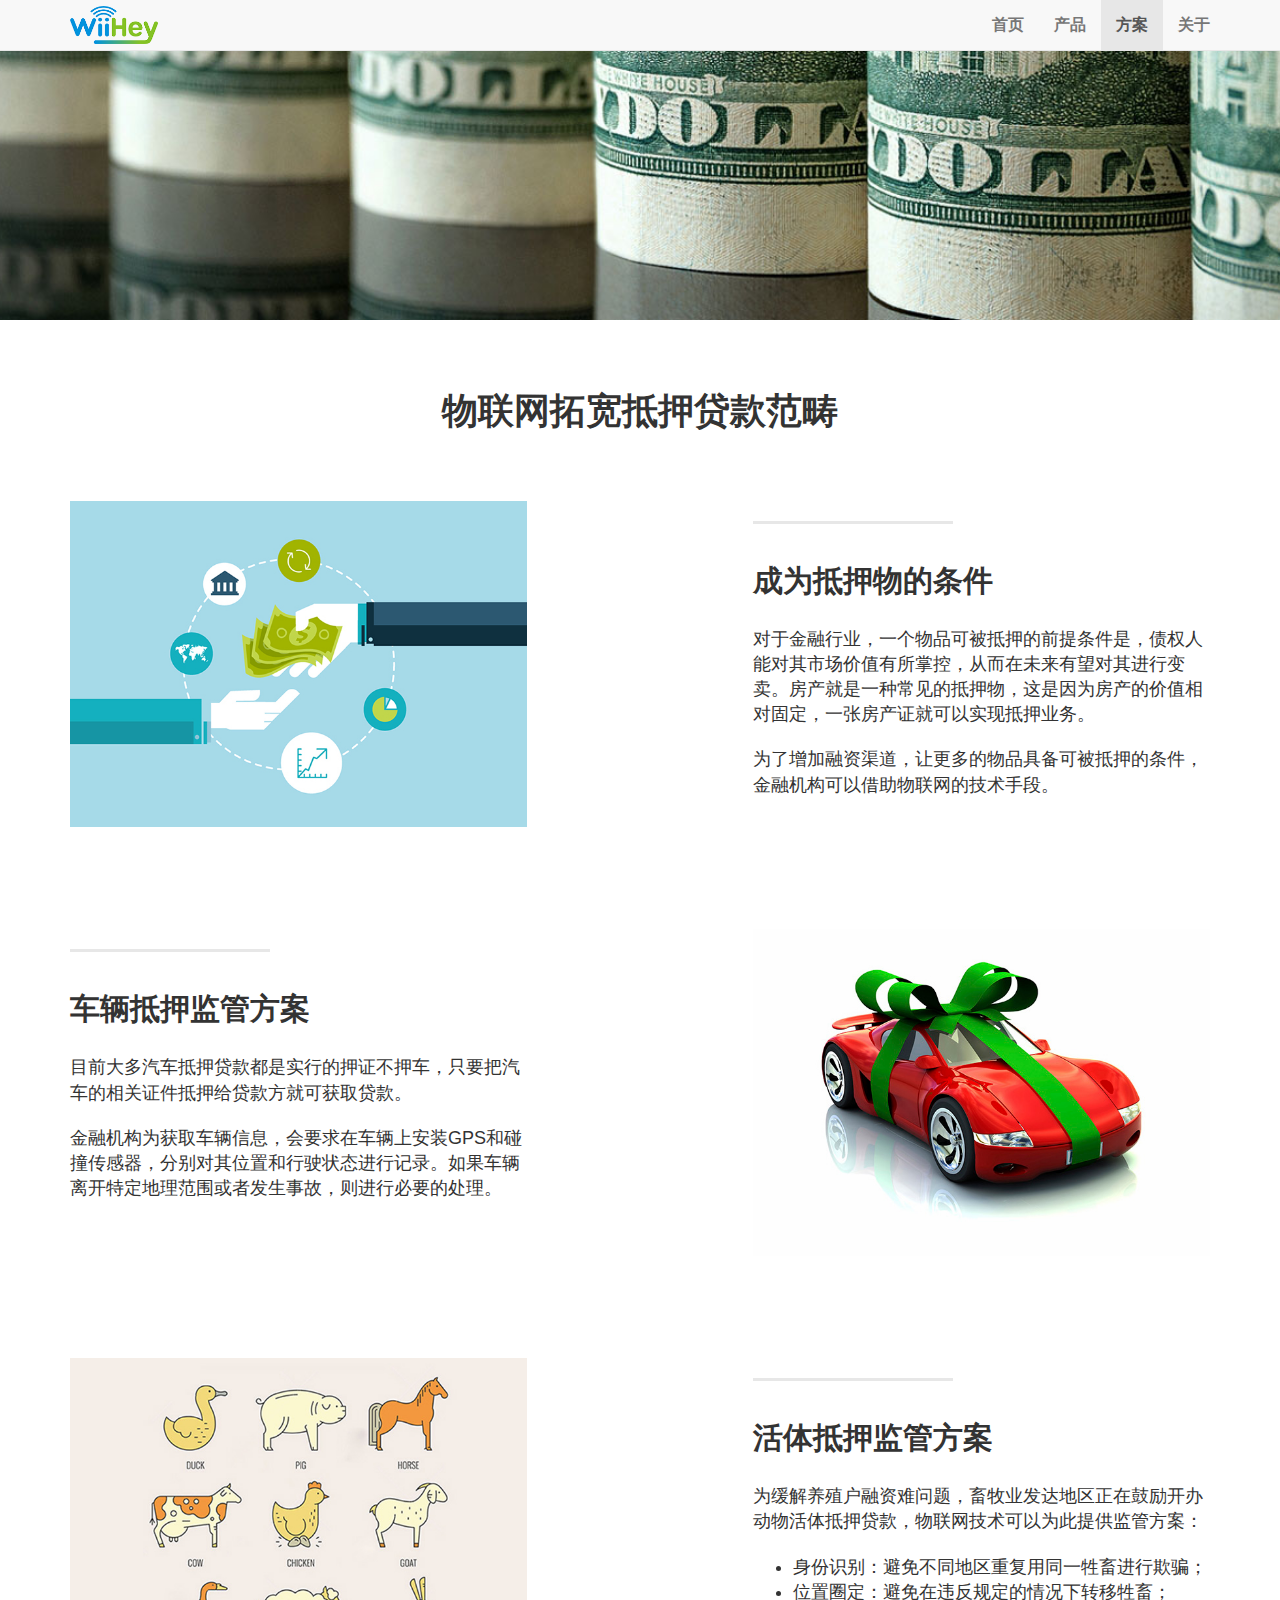
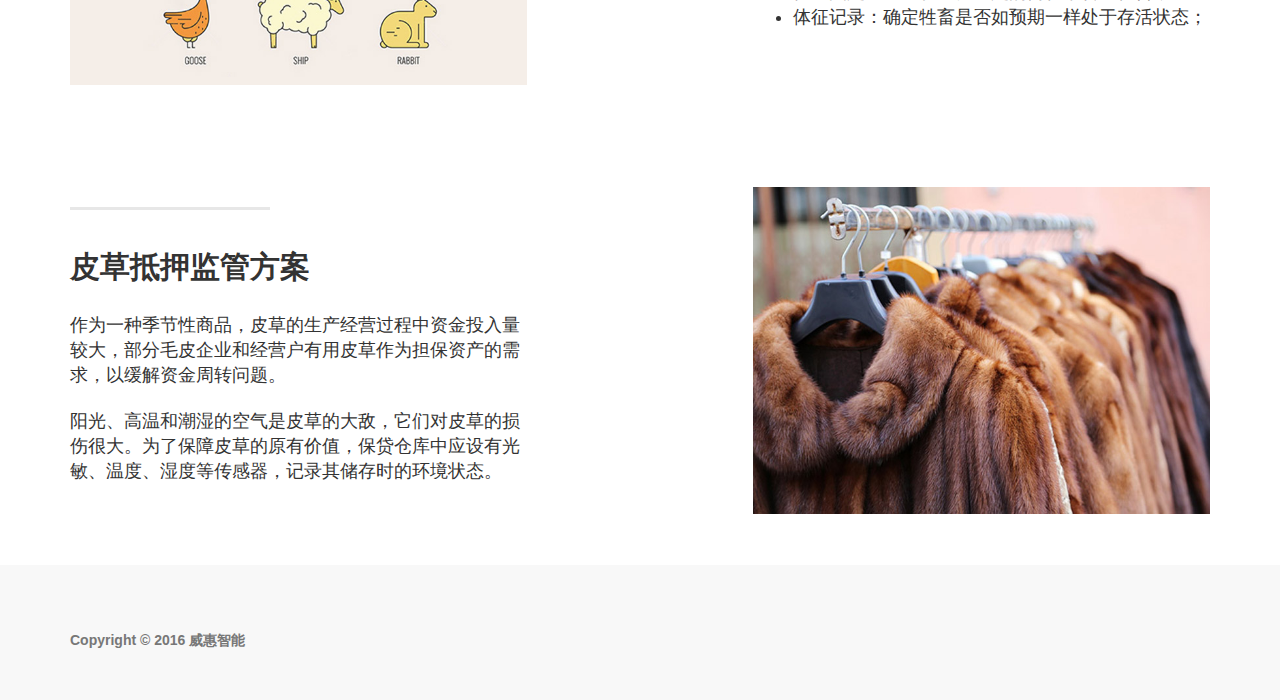
<file: loans.html>
<!DOCTYPE html>
<html lang="en">

<head>

    <meta charset="utf-8">
    <meta http-equiv="X-UA-Compatible" content="IE=edge">
    <meta name="viewport" content="width=device-width, initial-scale=1">
    <meta name="description" content="">
    <meta name="author" content="">

    <title>物联网与抵押贷款 | 威惠智能</title>

    <!-- Bootstrap Core CSS -->
    <link href="css/bootstrap.min.css" rel="stylesheet">

    <!-- Custom CSS -->
    <link href="css/landing-page.css" rel="stylesheet">

    <!-- Custom Fonts -->
    <link href="font-awesome/css/font-awesome.min.css" rel="stylesheet" type="text/css">
    <!-- <link href="http://fonts.googleapis.com/css?family=Lato:300,400,700,300italic,400italic,700italic" rel="stylesheet" type="text/css"> -->

    <!-- HTML5 Shim and Respond.js IE8 support of HTML5 elements and media queries -->
    <!-- WARNING: Respond.js doesn't work if you view the page via  -->
    <!--[if lt IE 9]>
        <script src="https://oss.maxcdn.com/libs/html5shiv/3.7.0/html5shiv.js"></script>
        <script src="https://oss.maxcdn.com/libs/respond.js/1.4.2/respond.min.js"></script>
    <![endif]-->

    <style type="text/css">
        .mybg {
            background: url("./img/background/finance3.jpg");
            /*5_2, 14, 17, 18*/
            background-repeat: no-repeat;
            background-position: top;
            background-size: cover;
            height: 320px;
            color:#FFFFFF;
        }
    </style>
</head>

<body>

    <!-- Navigation -->
    <nav class="navbar navbar-default navbar-fixed-top topnav" role="navigation">
        <div class="container topnav">
            <!-- Brand and toggle get grouped for better mobile display -->
            <div class="navbar-header">
                <button type="button" class="navbar-toggle" data-toggle="collapse" data-target="#bs-example-navbar-collapse-1">
                    <span class="sr-only">Toggle navigation</span>
                    <span class="icon-bar"></span>
                    <span class="icon-bar"></span>
                    <span class="icon-bar"></span>
                </button>
                <a class="navbar-brand topnav topnav-brand" href="./index.html"></a>
            </div>
            <!-- Collect the nav links, forms, and other content for toggling -->
            <div class="collapse navbar-collapse" id="bs-example-navbar-collapse-1">
                <ul class="nav navbar-nav navbar-right">
                    <li>
                        <a href="./index.html">首页</a>
                    </li>
                    <li>
                        <a href="./products.html">产品</a>
                    </li>
                    <li class="active">
                        <a href="./solutions.html">方案</a>
                    </li>
                    <li>
                        <a href="./about.html">关于</a>
                    </li>
                </ul>
            </div>
            <!-- /.navbar-collapse -->
        </div>
        <!-- /.container -->
    </nav>


    <!-- Header Carousel -->
    <header >
        <div class="row">
            <div class="mybg">
                <div class="container">

                </div>
            </div>
        </div>
    </header>


    <!-- Page Content -->
    <div class="content-section-c">
        <div class="container">
            <div class="row text-center">
                <h1>物联网拓宽抵押贷款范畴</h1>
                <!-- <hr class="section-heading-spacer2" align="center"> -->
                <br><br><br>
            </div>
        </div>

        <div class="container">
            <div class="row">
                <div class="col-lg-5 col-lg-offset-1 col-sm-push-6  col-sm-6">
                    <hr class="section-heading-spacer">
                    <div class="clearfix"></div>
                    <h2 class="section-heading">成为抵押物的条件</h2>
                    <p class="lead">对于金融行业，一个物品可被抵押的前提条件是，债权人能对其市场价值有所掌控，从而在未来有望对其进行变卖。房产就是一种常见的抵押物，这是因为房产的价值相对固定，一张房产证就可以实现抵押业务。</p>

                    <p class="lead">为了增加融资渠道，让更多的物品具备可被抵押的条件，金融机构可以借助物联网的技术手段。</p>
                </div>
                <div class="col-lg-5 col-sm-pull-6  col-sm-6">
                    <img class="img-responsive" src="img/loans2.jpg" alt="">
                </div>
            </div>
        </div>
        <!-- /.container -->
    </div>

    <div class="content-section-c">
        <div class="container">

            <div class="row">
                <div class="col-lg-5 col-sm-6">
                    <!-- <br> -->
                    <hr class="section-heading-spacer">
                    <div class="clearfix"></div>
                    <h2 class="section-heading">车辆抵押监管方案</h2>
                    <p class="lead">目前大多汽车抵押贷款都是实行的押证不押车，只要把汽车的相关证件抵押给贷款方就可获取贷款。</p>
                    <p class="lead">金融机构为获取车辆信息，会要求在车辆上安装GPS和碰撞传感器，分别对其位置和行驶状态进行记录。如果车辆离开特定地理范围或者发生事故，则进行必要的处理。</p>
                </div>
                <div class="col-lg-5 col-lg-offset-2 col-sm-6">
                    <img class="img-responsive" src="img/car_loans.jpg" alt="">
                </div>
            </div>

        </div>
        <!-- /.container -->
    </div>
    <!-- /.content-section-a -->

    <div class="content-section-c">
        <div class="container">
            <div class="row">
                <div class="col-lg-5 col-lg-offset-1 col-sm-push-6  col-sm-6">
                    <hr class="section-heading-spacer">
                    <div class="clearfix"></div>
                    <h2 class="section-heading">活体抵押监管方案</h2>
                    <p class="lead">为缓解养殖户融资难问题，畜牧业发达地区正在鼓励开办动物活体抵押贷款，物联网技术可以为此提供监管方案：</p>
                    <ul class="lead">
                        <li>身份识别：避免不同地区重复用同一牲畜进行欺骗；</li>
                        <li>位置圈定：避免在违反规定的情况下转移牲畜；</li>
                        <li>体征记录：确定牲畜是否如预期一样处于存活状态；</li>
                    </ul>
                </div>
                <div class="col-lg-5 col-sm-pull-6  col-sm-6">
                    <img class="img-responsive" src="img/animal9.jpg" alt="">
                </div>
            </div>

        </div>
        <!-- /.container -->
    </div>
    <!-- /.content-section-c -->

    <div class="content-section-c">
        <div class="container">

            <div class="row">
                <div class="col-lg-5 col-sm-6">
                    <!-- <br> -->
                    <hr class="section-heading-spacer">
                    <div class="clearfix"></div>
                    <h2 class="section-heading">皮草抵押监管方案</h2>
                    <p class="lead">作为一种季节性商品，皮草的生产经营过程中资金投入量较大，部分毛皮企业和经营户有用皮草作为担保资产的需求，以缓解资金周转问题。</p>
                    <p class="lead">阳光、高温和潮湿的空气是皮草的大敌，它们对皮草的损伤很大。为了保障皮草的原有价值，保贷仓库中应设有光敏、温度、湿度等传感器，记录其储存时的环境状态。</p>
                </div>
                <div class="col-lg-5 col-lg-offset-2 col-sm-6">
                    <img class="img-responsive" src="img/fur.jpg" alt="">
                </div>
            </div>

        </div>
        <!-- /.container -->
    </div>
    <!-- /.content-section-a -->

<!--     <div class="content-section-c">
        <div class="container">
            <div class="row">
                <div class="col-lg-5 col-lg-offset-1 col-sm-push-6  col-sm-6">
                    <hr class="section-heading-spacer">
                    <div class="clearfix"></div>
                    <h2 class="section-heading">大豆抵押监管方案</h2>
                    <p class="lead"></p>
                    <p class="lead"></p>
                </div>
                <div class="col-lg-5 col-sm-pull-6  col-sm-6">
                    <img class="img-responsive" src="img/food2.jpg" alt="">
                </div>
            </div>

        </div>
        <!-- /.container -->
    </div>
    <!-- /.content-section-c --> 

    <!-- Footer -->
    <footer>
        <div class="container">
            <div class="row">
                <div class="col-lg-12">
                    <ul class="list-inline">
<!--                         <li>
                            <a href="#">文档中心</a>
                        </li>
                        <li>
                            <a href="#">服务条款</a>
                        </li>
                        <li>
                            <a href="#">联系我们</a>
                        </li> -->
                    </ul>
                    <p class="copyright text-muted ">Copyright &copy; 2016 威惠智能</p>
                </div>
            </div>
        </div>
    </footer>

    <!-- jQuery -->
    <script src="js/jquery.js"></script>

    <!-- Bootstrap Core JavaScript -->
    <script src="js/bootstrap.min.js"></script>

</body>

</html>
</file>
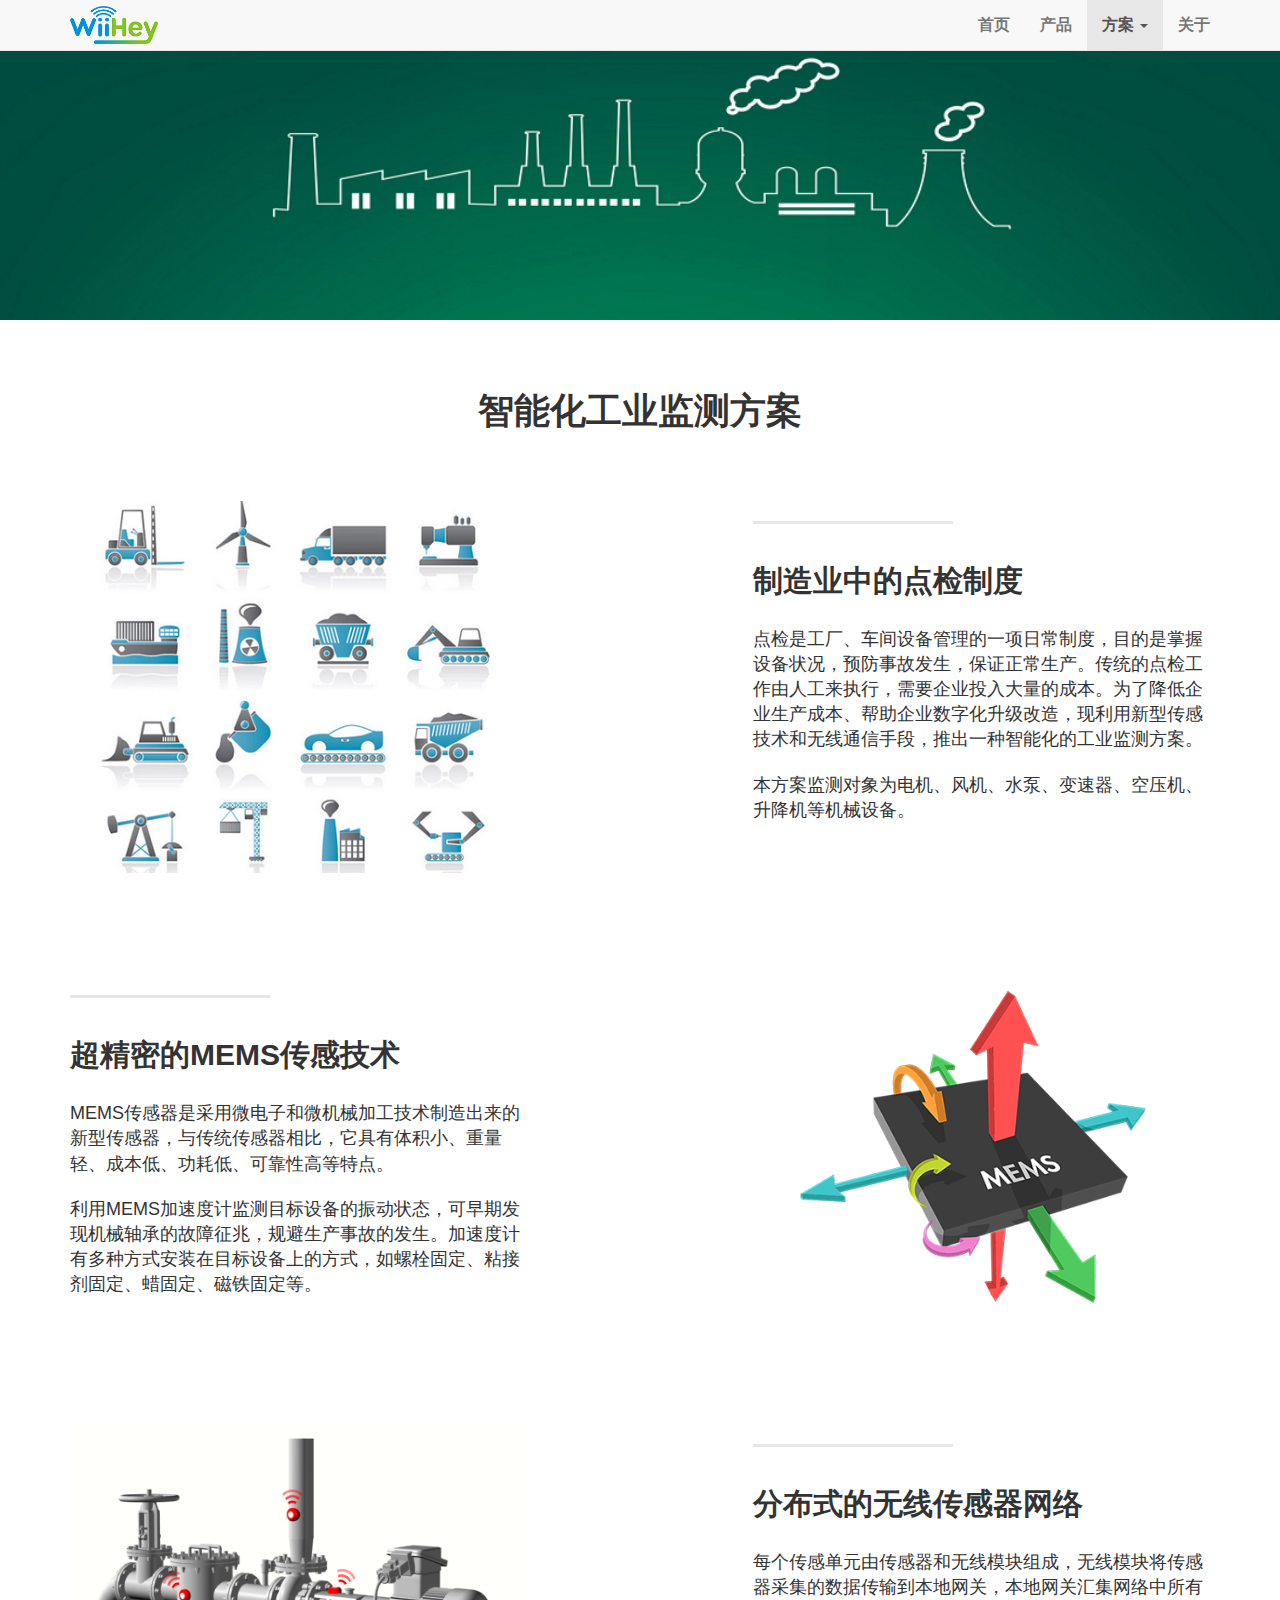
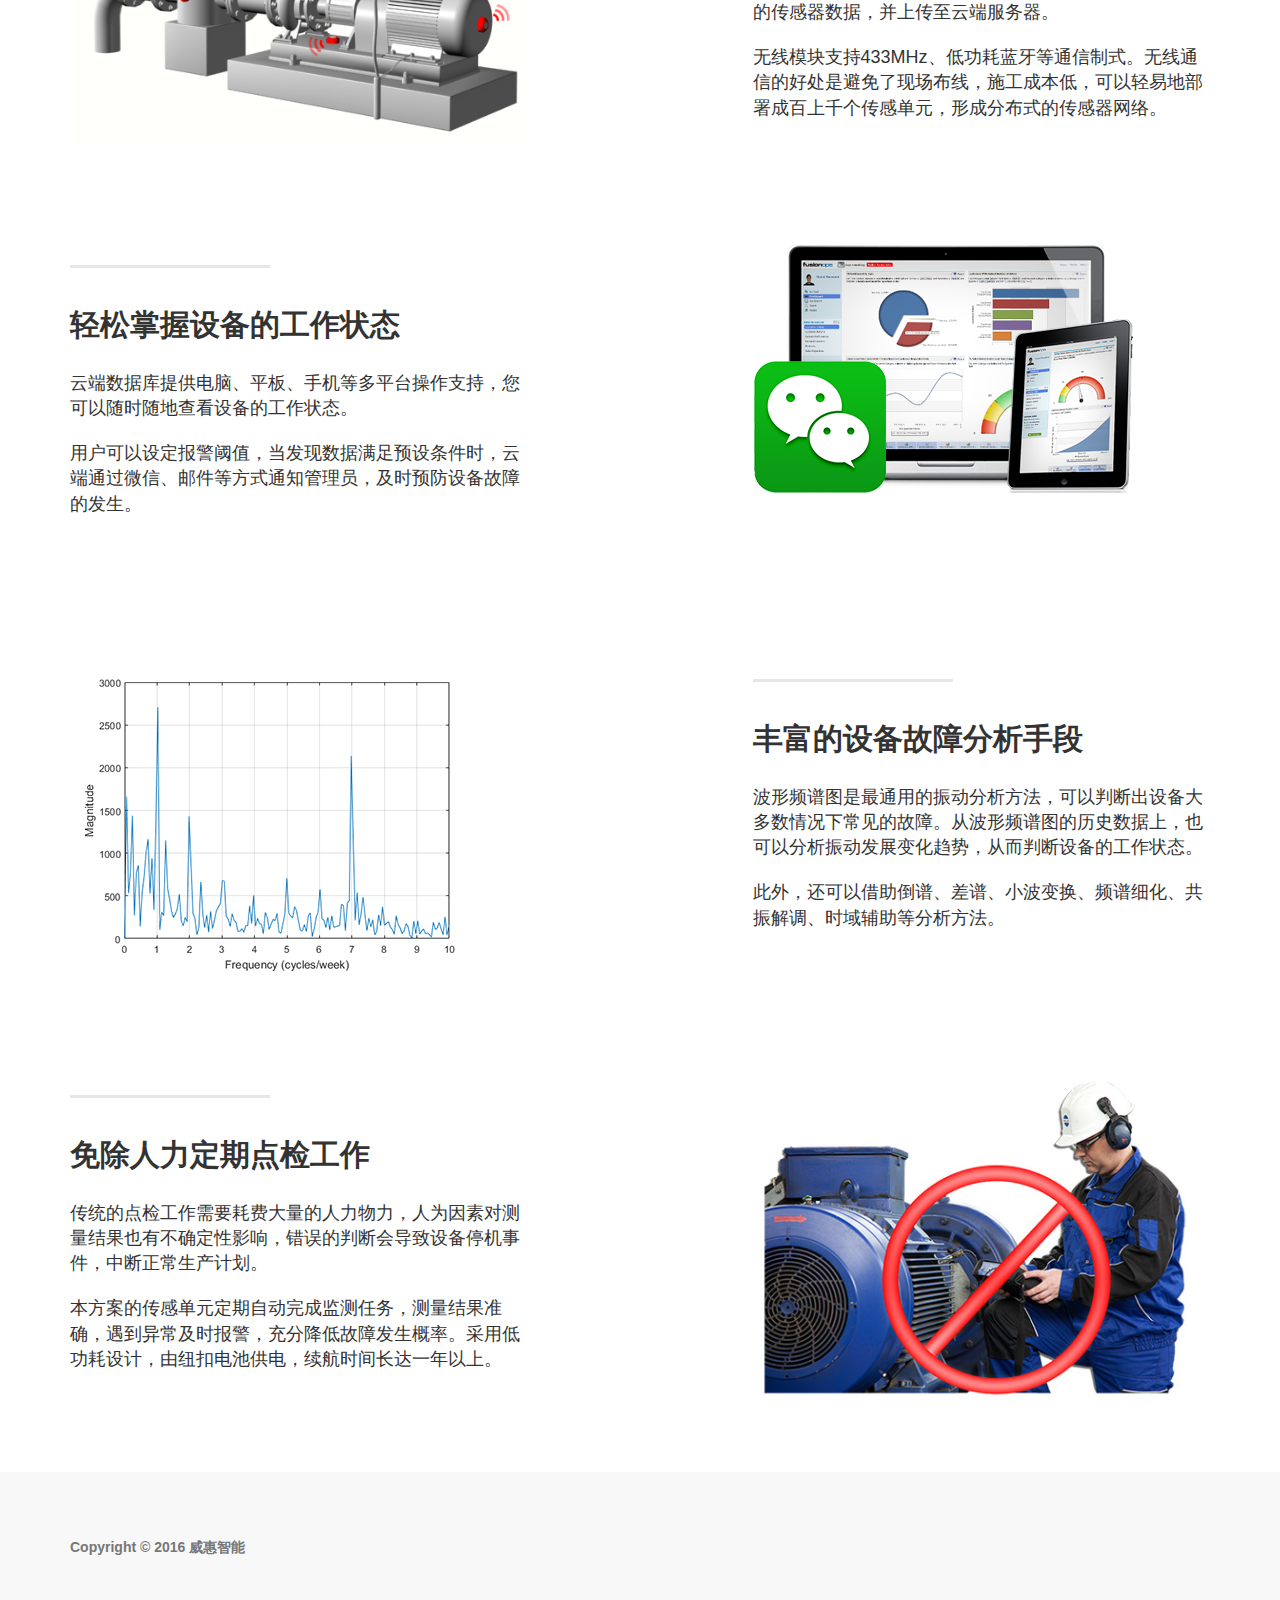
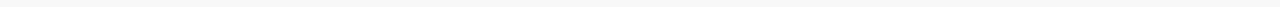
<file: machines.html>
<!DOCTYPE html>
<html lang="en">

<head>

    <meta charset="utf-8">
    <meta http-equiv="X-UA-Compatible" content="IE=edge">
    <meta name="viewport" content="width=device-width, initial-scale=1">
    <meta name="description" content="">
    <meta name="author" content="">

    <title>物联网与工业监测 | 威惠智能</title>

    <!-- Bootstrap Core CSS -->
    <link href="css/bootstrap.min.css" rel="stylesheet">

    <!-- Custom CSS -->
    <link href="css/landing-page.css" rel="stylesheet">

    <!-- Custom Fonts -->
    <link href="font-awesome/css/font-awesome.min.css" rel="stylesheet" type="text/css">
    <!-- <link href="http://fonts.googleapis.com/css?family=Lato:300,400,700,300italic,400italic,700italic" rel="stylesheet" type="text/css"> -->

    <!-- HTML5 Shim and Respond.js IE8 support of HTML5 elements and media queries -->
    <!-- WARNING: Respond.js doesn't work if you view the page via  -->
    <!--[if lt IE 9]>
        <script src="https://oss.maxcdn.com/libs/html5shiv/3.7.0/html5shiv.js"></script>
        <script src="https://oss.maxcdn.com/libs/respond.js/1.4.2/respond.min.js"></script>
    <![endif]-->

    <style type="text/css">
        .mybg {
            background: url("./img/background/b23.jpg");
            /*5_2, 14, 17, 18*/
            background-repeat: no-repeat;
            background-position: top;
            background-size: cover;
            height: 320px;
            color:#FFFFFF;
        }
    </style>
</head>

<body>

    <!-- Navigation -->
    <nav class="navbar navbar-default navbar-fixed-top topnav" role="navigation">
        <div class="container topnav">
            <!-- Brand and toggle get grouped for better mobile display -->
            <div class="navbar-header">
                <button type="button" class="navbar-toggle" data-toggle="collapse" data-target="#bs-example-navbar-collapse-1">
                    <span class="sr-only">Toggle navigation</span>
                    <span class="icon-bar"></span>
                    <span class="icon-bar"></span>
                    <span class="icon-bar"></span>
                </button>
                <a class="navbar-brand topnav topnav-brand" href="./index.html"></a>
            </div>
            <!-- Collect the nav links, forms, and other content for toggling -->
            <div class="collapse navbar-collapse" id="bs-example-navbar-collapse-1">
                <ul class="nav navbar-nav navbar-right">
                    <li>
                        <a href="./index.html">首页</a>
                    </li>
                    <li>
                        <a href="./products.html">产品</a>
                    </li>
                    <li class="dropdown active">
                        <a href="#" class="dropdown-toggle" data-toggle="dropdown">方案 <b class="caret"></b></a>
                        <ul class="dropdown-menu">
                            <li>
                                <a href="./machines.html">物联网与工业监测</a>
                            </li>
                            <li>
                                <a href="./loans.html">物联网与抵押贷款</a>
                            </li>
                            <li>
                                <a href="./due_diligence.html">物联网与商业分析</a>
                            </li>
                        </ul>
                    </li>
                    <li>
                        <a href="./about.html">关于</a>
                    </li>
                </ul>
            </div>
            <!-- /.navbar-collapse -->
        </div>
        <!-- /.container -->
    </nav>


    <!-- Header Carousel -->
    <header >
        <div class="row">
            <div class="mybg">
                <div class="container">

                </div>
            </div>
        </div>
    </header>


    <!-- Page Content -->
    <div class="content-section-c">
        <div class="container">
            <div class="row text-center">
                    <h1>智能化工业监测方案</h1>
                    <!-- <hr class="section-heading-spacer2" align="center"> -->
                    <br><br><br>
            </div>
        </div>

        <div class="container">
            <div class="row">
                <div class="col-lg-5 col-lg-offset-1 col-sm-push-6  col-sm-6">
                    <hr class="section-heading-spacer">
                    <div class="clearfix"></div>
                    <h2 class="section-heading">制造业中的点检制度</h2>
                    <p class="lead">点检是工厂、车间设备管理的一项日常制度，目的是掌握设备状况，预防事故发生，保证正常生产。传统的点检工作由人工来执行，需要企业投入大量的成本。为了降低企业生产成本、帮助企业数字化升级改造，现利用新型传感技术和无线通信手段，推出一种智能化的工业监测方案。</p>

                    <p class="lead">本方案监测对象为电机、风机、水泵、变速器、空压机、升降机等机械设备。</p>
                </div>
                <div class="col-lg-5 col-sm-pull-6  col-sm-6">
                    <img class="img-responsive" src="img/machine1.jpg" alt="">
                </div>
            </div>

        </div>
        <!-- /.container -->

    </div>

    <div class="content-section-c">
        <div class="container">

            <div class="row">
                <div class="col-lg-5 col-sm-6">
                    <!-- <br> -->
                    <hr class="section-heading-spacer">
                    <div class="clearfix"></div>
                    <h2 class="section-heading">超精密的MEMS传感技术</h2>
                    <p class="lead">MEMS传感器是采用微电子和微机械加工技术制造出来的新型传感器，与传统传感器相比，它具有体积小、重量轻、成本低、功耗低、可靠性高等特点。</p>
                    <p class="lead">利用MEMS加速度计监测目标设备的振动状态，可早期发现机械轴承的故障征兆，规避生产事故的发生。加速度计有多种方式安装在目标设备上的方式，如螺栓固定、粘接剂固定、蜡固定、磁铁固定等。</p>
                </div>
                <div class="col-lg-5 col-lg-offset-2 col-sm-6">
                    <img class="img-responsive" src="img/mems.png" alt="">
                </div>
            </div>

        </div>
        <!-- /.container -->
    </div>
    <!-- /.content-section-a -->

    <div class="content-section-c">
        <div class="container">
            <div class="row">
                <div class="col-lg-5 col-lg-offset-1 col-sm-push-6  col-sm-6">
                    <hr class="section-heading-spacer">
                    <div class="clearfix"></div>
                    <h2 class="section-heading">分布式的无线传感器网络</h2>
                    <p class="lead">每个传感单元由传感器和无线模块组成，无线模块将传感器采集的数据传输到本地网关，本地网关汇集网络中所有的传感器数据，并上传至云端服务器。</p>
                    <p class="lead">无线模块支持433MHz、低功耗蓝牙等通信制式。无线通信的好处是避免了现场布线，施工成本低，可以轻易地部署成百上千个传感单元，形成分布式的传感器网络。</p>
                </div>
                <div class="col-lg-5 col-sm-pull-6  col-sm-6">
                    <img class="img-responsive" src="img/machine.png" alt="">
                </div>
            </div>

        </div>
        <!-- /.container -->
    </div>
    <!-- /.content-section-c -->


    <div class="content-section-c">
        <div class="container">
            <div class="row">
                <div class="col-lg-5 col-sm-6">
                    <!-- <br> -->
                    <hr class="section-heading-spacer">
                    <div class="clearfix"></div>
                    <h2 class="section-heading">轻松掌握设备的工作状态</h2>
                    <p class="lead">云端数据库提供电脑、平板、手机等多平台操作支持，您可以随时随地查看设备的工作状态。</p>
                    <p class="lead">用户可以设定报警阈值，当发现数据满足预设条件时，云端通过微信、邮件等方式通知管理员，及时预防设备故障的发生。</p>
                </div>
                <div class="col-lg-5 col-lg-offset-2 col-sm-6">
                    <img class="img-responsive" src="img/mobilework.png" alt="">
                </div>
            </div>
            <br>
        </div>
        <!-- /.container -->
    </div>
    <!-- /.content-section-a -->

    <div class="content-section-c">
        <div class="container">
            <div class="row">
                <div class="col-lg-5 col-lg-offset-1 col-sm-push-6  col-sm-6">
                    <hr class="section-heading-spacer">
                    <div class="clearfix"></div>
                    <h2 class="section-heading">丰富的设备故障分析手段</h2>
                    <p class="lead">波形频谱图是最通用的振动分析方法，可以判断出设备大多数情况下常见的故障。从波形频谱图的历史数据上，也可以分析振动发展变化趋势，从而判断设备的工作状态。</p>
                    <p class="lead">此外，还可以借助倒谱、差谱、小波变换、频谱细化、共振解调、时域辅助等分析方法。</p>
                </div>
                <div class="col-lg-5 col-sm-pull-6  col-sm-6">
                    <img class="img-responsive" src="img/fft2.png" alt="">
                </div>
            </div>
        </div>
        <!-- /.container -->
    </div>
    <!-- /.content-section-c -->

    <div class="content-section-c">
        <div class="container">
            <div class="row">
                <div class="col-lg-5 col-sm-6">
                    <!-- <br> -->
                    <hr class="section-heading-spacer">
                    <div class="clearfix"></div>
                    <h2 class="section-heading">免除人力定期点检工作</h2>
                    <p class="lead">传统的点检工作需要耗费大量的人力物力，人为因素对测量结果也有不确定性影响，错误的判断会导致设备停机事件，中断正常生产计划。</p>
                    <p class="lead">本方案的传感单元定期自动完成监测任务，测量结果准确，遇到异常及时报警，充分降低故障发生概率。采用低功耗设计，由纽扣电池供电，续航时间长达一年以上。</p>
                </div>
                <div class="col-lg-5 col-lg-offset-2 col-sm-6">
                    <img class="img-responsive" src="img/noworkers.jpg" alt="">
                </div>
            </div>
            <br>
        </div>
        <!-- /.container -->
    </div>
    <!-- /.content-section-a -->

    <!-- Footer -->
    <footer>
        <div class="container">
            <div class="row">
                <div class="col-lg-12">
                    <ul class="list-inline">
<!--                         <li>
                            <a href="#">文档中心</a>
                        </li>
                        <li>
                            <a href="#">服务条款</a>
                        </li>
                        <li>
                            <a href="#">联系我们</a>
                        </li> -->
                    </ul>
                    <p class="copyright text-muted ">Copyright &copy; 2016 威惠智能</p>
                </div>
            </div>
        </div>
    </footer>

    <!-- jQuery -->
    <script src="js/jquery.js"></script>

    <!-- Bootstrap Core JavaScript -->
    <script src="js/bootstrap.min.js"></script>

</body>

</html>
</file>
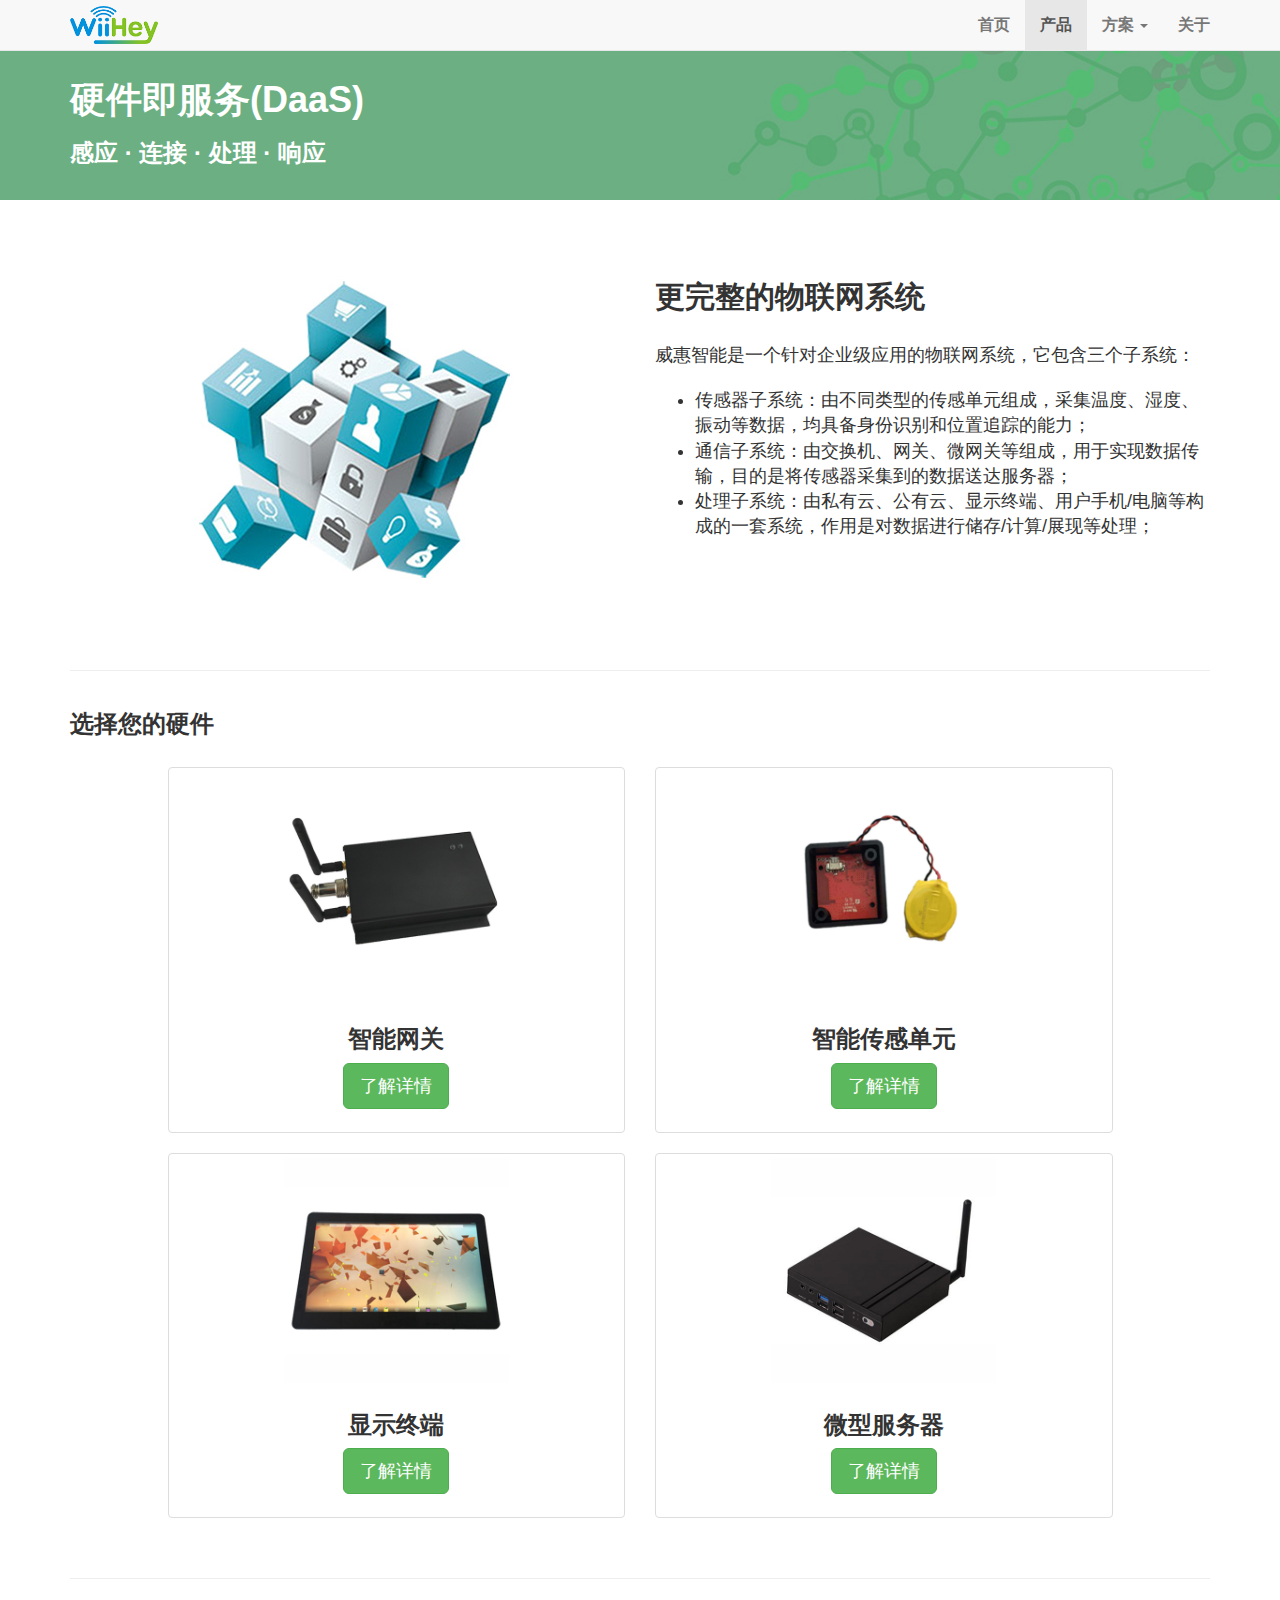
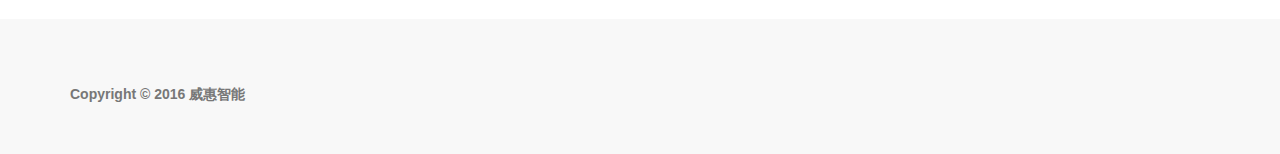
<file: products.html>
<!DOCTYPE html>
<html lang="en">

<head>

    <meta charset="utf-8">
    <meta http-equiv="X-UA-Compatible" content="IE=edge">
    <meta name="viewport" content="width=device-width, initial-scale=1">
    <meta name="description" content="">
    <meta name="author" content="">

    <title>产品 | 威惠智能</title>

    <!-- Bootstrap Core CSS -->
    <link href="css/bootstrap.min.css" rel="stylesheet">

    <!-- Custom CSS -->
    <link href="css/landing-page.css" rel="stylesheet">

    <!-- Custom Fonts -->
    <link href="font-awesome/css/font-awesome.min.css" rel="stylesheet" type="text/css">
    <!-- <link href="http://fonts.googleapis.com/css?family=Lato:300,400,700,300italic,400italic,700italic" rel="stylesheet" type="text/css"> -->

    <!-- HTML5 Shim and Respond.js IE8 support of HTML5 elements and media queries -->
    <!-- WARNING: Respond.js doesn't work if you view the page via  -->
    <!--[if lt IE 9]>
        <script src="https://oss.maxcdn.com/libs/html5shiv/3.7.0/html5shiv.js"></script>
        <script src="https://oss.maxcdn.com/libs/respond.js/1.4.2/respond.min.js"></script>
    <![endif]-->

    <style type="text/css">
        .mybg {
            background: url("./img/background/b14.jpg");
            /*5_2, 14, 17, 18*/
            background-repeat: no-repeat;
            background-position: top;
            background-size: cover;
            height: 200px;
            color:#FFFFFF;
        }
    </style>
</head>

<body>

    <!-- Navigation -->
    <nav class="navbar navbar-default navbar-fixed-top topnav" role="navigation">
        <div class="container topnav">
            <!-- Brand and toggle get grouped for better mobile display -->
            <div class="navbar-header">
                <button type="button" class="navbar-toggle" data-toggle="collapse" data-target="#bs-example-navbar-collapse-1">
                    <span class="sr-only">Toggle navigation</span>
                    <span class="icon-bar"></span>
                    <span class="icon-bar"></span>
                    <span class="icon-bar"></span>
                </button>
                <a class="navbar-brand topnav topnav-brand" href="./index.html"></a>
            </div>
            <!-- Collect the nav links, forms, and other content for toggling -->
            <div class="collapse navbar-collapse" id="bs-example-navbar-collapse-1">
                <ul class="nav navbar-nav navbar-right">
                    <li>
                        <a href="./index.html">首页</a>
                    </li>
                    <li class="active">
                        <a href="./products.html">产品</a>
                    </li>
                    <li class="dropdown ">
                        <a href="#" class="dropdown-toggle" data-toggle="dropdown">方案 <b class="caret"></b></a>
                        <ul class="dropdown-menu">
                            <li>
                                <a href="./machines.html">物联网与工业监测</a>
                            </li>
                            <li>
                                <a href="./loans.html">物联网与抵押贷款</a>
                            </li>
                            <li>
                                <a href="./due_diligence.html">物联网与商业分析</a>
                            </li>
                        </ul>
                    </li>
                    <li>
                        <a href="./about.html">关于</a>
                    </li>
                </ul>
            </div>
            <!-- /.navbar-collapse -->
        </div>
        <!-- /.container -->
    </nav>

    <!-- Header Carousel -->
    <header >
        <div class="row">
            <div class="mybg">
                <div class="container">
                    <br><br><br>
                    <h1>硬件即服务(DaaS)</h1>
                    <h3>感应 · 连接 · 处理 · 响应</h3>
                </div>
            </div>
        </div>
    </header>

    <!-- Page Content -->
    <div class="container">
        <div class="row">
            <div class="col-lg-12">
                <br /><br /><br />
            </div>

            <div class="col-md-6 col-sm-6 text-center">
                <img src="img/one7.jpg"  >
            </div>

            <div class="col-md-6 col-sm-6">
                <!-- <br> -->
                <h2 class="section-heading">更完整的物联网系统</h2>
                <p class="lead">威惠智能是一个针对企业级应用的物联网系统，它包含三个子系统：</p>
                <ul class="lead">
                    <li>传感器子系统：由不同类型的传感单元组成，采集温度、湿度、振动等数据，均具备身份识别和位置追踪的能力；</li>
                    <li>通信子系统：由交换机、网关、微网关等组成，用于实现数据传输，目的是将传感器采集到的数据送达服务器；</li>
                    <li>处理子系统：由私有云、公有云、显示终端、用户手机/电脑等构成的一套系统，作用是对数据进行储存/计算/展现等处理；</li>
                </ul>
            </div>

        </div>

        <br /><br />
        <hr />

        <!-- Title -->
        <div class="row">
            <div class="col-lg-12">
                <h3>选择您的硬件</h3>
                <br />
            </div>
        </div>
        <!-- /.row -->

        <!-- Page Features -->
        <div class="row text-center">
            <div class="col-md-1 col-sm-0 hero-feature">
            </div>

            <div class="col-md-5 col-sm-6 hero-feature">
                <div class="thumbnail">
                    <a href="./products/gw.html"><img class="img-responsive img-hover "  src="./products/img/gw.jpg" width="225" height="225"></a>
                    <div class="caption">
                        <h3>智能网关</h3>
                        <p>
                            <a href="./products/gw.html" class="btn btn-success btn-lg">了解详情</a>
                        </p>
                    </div>
                </div>
            </div>

            <div class="col-md-5 col-sm-6 hero-feature">
                <div class="thumbnail">
                    <a href="./products/node.html"><img class="img-responsive img-hover"  src="./products/img/node.jpg" width="225" height="225"></a>
                    <div class="caption">
                        <h3>智能传感单元</h3>
                        <p>
                            <a href="./products/node.html" class="btn btn-success btn-lg">了解详情</a>
                        </p>
                    </div>
                </div>
            </div>

            <div class="col-md-1 col-sm-0 hero-feature">
            </div>
        </div>

        <div class="row text-center">
            <div class="col-md-1 col-sm-0 hero-feature">
            </div>

            <div class="col-md-5 col-sm-6 hero-feature">
                <div class="thumbnail">
                    <a href="./products/display.html"><img class="img-responsive img-hover "  src="./products/img/display.jpg" width="225" height="225"></a>
                    <div class="caption">
                        <h3>显示终端</h3>
                        <p>
                            <a href="./products/display.html" class="btn btn-success btn-lg">了解详情</a>
                        </p>
                    </div>
                </div>
            </div>

            <div class="col-md-5 col-sm-6 hero-feature">
                <div class="thumbnail">
                    <a href="./products/microserver.html"><img class="img-responsive img-hover"  src="./products/img/microserver.jpg" width="225" height="225"></a>
                    <div class="caption">
                        <h3>微型服务器</h3>
                        <p>
                            <a href="./products/microserver.html" class="btn btn-success btn-lg">了解详情</a>
                        </p>
                    </div>
                </div>
            </div>

            <div class="col-md-1 col-sm-0 hero-feature">
            </div>
        </div>

        <br><hr><br>
    </div>


    <!-- Footer -->
    <footer>
        <div class="container">
            <div class="row">
                <div class="col-lg-12">
                    <ul class="list-inline">
<!--                         <li>
                            <a href="#">文档中心</a>
                        </li>
                        <li>
                            <a href="#">服务条款</a>
                        </li>
                        <li>
                            <a href="#">联系我们</a>
                        </li> -->
                    </ul>
                    <p class="copyright text-muted ">Copyright &copy; 2016 威惠智能</p>
                </div>
            </div>
        </div>
    </footer>

    <!-- jQuery -->
    <script src="js/jquery.js"></script>

    <!-- Bootstrap Core JavaScript -->
    <script src="js/bootstrap.min.js"></script>

</body>

</html>
</file>
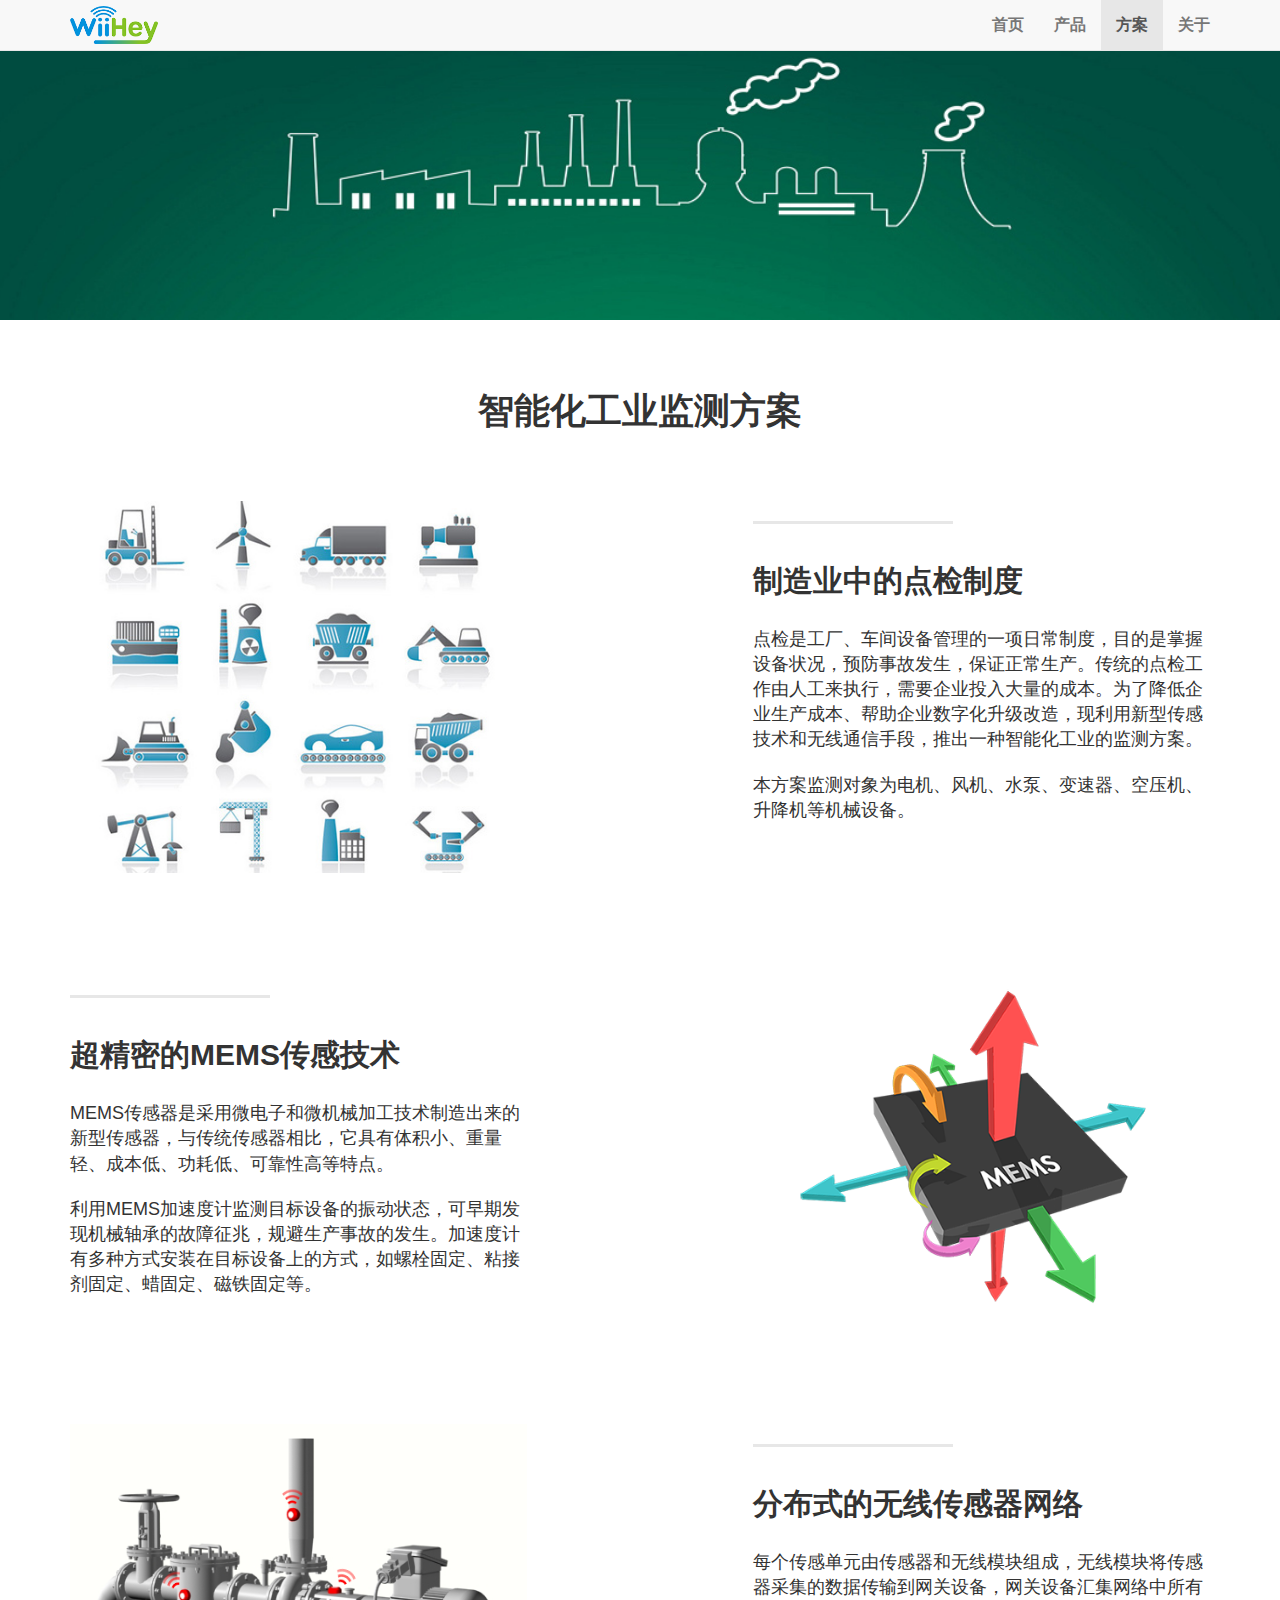
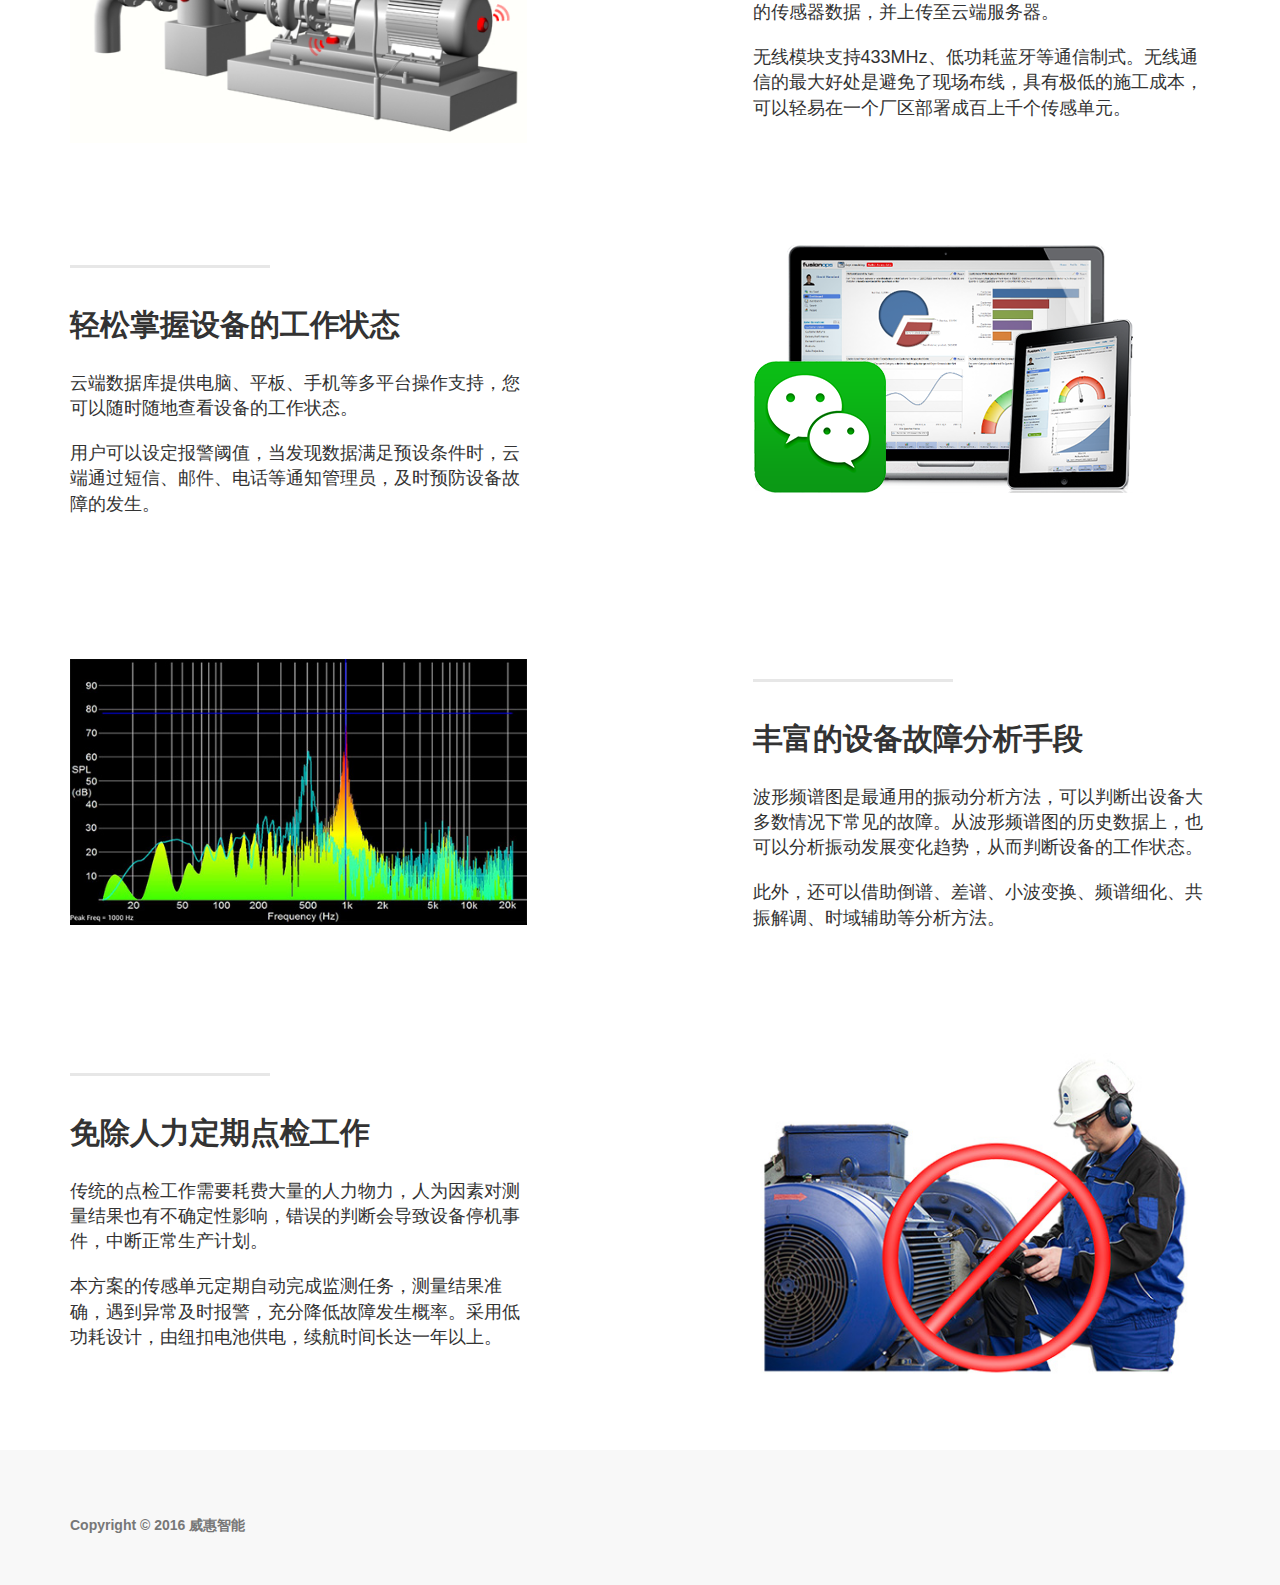
<file: solutions.html>
<!DOCTYPE html>
<html lang="en">

<head>

    <meta charset="utf-8">
    <meta http-equiv="X-UA-Compatible" content="IE=edge">
    <meta name="viewport" content="width=device-width, initial-scale=1">
    <meta name="description" content="">
    <meta name="author" content="">

    <title>物联网与工业 | 威惠智能</title>

    <!-- Bootstrap Core CSS -->
    <link href="css/bootstrap.min.css" rel="stylesheet">

    <!-- Custom CSS -->
    <link href="css/landing-page.css" rel="stylesheet">

    <!-- Custom Fonts -->
    <link href="font-awesome/css/font-awesome.min.css" rel="stylesheet" type="text/css">
    <!-- <link href="http://fonts.googleapis.com/css?family=Lato:300,400,700,300italic,400italic,700italic" rel="stylesheet" type="text/css"> -->

    <!-- HTML5 Shim and Respond.js IE8 support of HTML5 elements and media queries -->
    <!-- WARNING: Respond.js doesn't work if you view the page via  -->
    <!--[if lt IE 9]>
        <script src="https://oss.maxcdn.com/libs/html5shiv/3.7.0/html5shiv.js"></script>
        <script src="https://oss.maxcdn.com/libs/respond.js/1.4.2/respond.min.js"></script>
    <![endif]-->

    <style type="text/css">
        .mybg {
            background: url("./img/background/b23.jpg");
            /*5_2, 14, 17, 18*/
            background-repeat: no-repeat;
            background-position: top;
            background-size: cover;
            height: 320px;
            color:#FFFFFF;
        }
    </style>
</head>

<body>

    <!-- Navigation -->
    <nav class="navbar navbar-default navbar-fixed-top topnav" role="navigation">
        <div class="container topnav">
            <!-- Brand and toggle get grouped for better mobile display -->
            <div class="navbar-header">
                <button type="button" class="navbar-toggle" data-toggle="collapse" data-target="#bs-example-navbar-collapse-1">
                    <span class="sr-only">Toggle navigation</span>
                    <span class="icon-bar"></span>
                    <span class="icon-bar"></span>
                    <span class="icon-bar"></span>
                </button>
                <a class="navbar-brand topnav topnav-brand" href="./index.html"></a>
            </div>
            <!-- Collect the nav links, forms, and other content for toggling -->
            <div class="collapse navbar-collapse" id="bs-example-navbar-collapse-1">
                <ul class="nav navbar-nav navbar-right">
                    <li>
                        <a href="./index.html">首页</a>
                    </li>
                    <li>
                        <a href="./products.html">产品</a>
                    </li>
                    <li class="active">
                        <a href="./solutions.html">方案</a>
                    </li>
                    <li>
                        <a href="./about.html">关于</a>
                    </li>
                </ul>
            </div>
            <!-- /.navbar-collapse -->
        </div>
        <!-- /.container -->
    </nav>


    <!-- Header Carousel -->
    <header >
        <div class="row">
            <div class="mybg">
                <div class="container">

                </div>
            </div>
        </div>
    </header>


    <!-- Page Content -->
    <div class="content-section-c">
        <div class="container">
            <div class="row text-center">
                    <h1>智能化工业监测方案</h1>
                    <!-- <hr class="section-heading-spacer2" align="center"> -->
                    <br><br><br>
            </div>
        </div>

        <div class="container">
            <div class="row">
                <div class="col-lg-5 col-lg-offset-1 col-sm-push-6  col-sm-6">
                    <hr class="section-heading-spacer">
                    <div class="clearfix"></div>
                    <h2 class="section-heading">制造业中的点检制度</h2>
                    <p class="lead">点检是工厂、车间设备管理的一项日常制度，目的是掌握设备状况，预防事故发生，保证正常生产。传统的点检工作由人工来执行，需要企业投入大量的成本。为了降低企业生产成本、帮助企业数字化升级改造，现利用新型传感技术和无线通信手段，推出一种智能化工业的监测方案。</p>

                    <p class="lead">本方案监测对象为电机、风机、水泵、变速器、空压机、升降机等机械设备。</p>
                </div>
                <div class="col-lg-5 col-sm-pull-6  col-sm-6">
                    <img class="img-responsive" src="img/machine1.jpg" alt="">
                </div>
            </div>

        </div>
        <!-- /.container -->

    </div>

    <div class="content-section-c">
        <div class="container">

            <div class="row">
                <div class="col-lg-5 col-sm-6">
                    <!-- <br> -->
                    <hr class="section-heading-spacer">
                    <div class="clearfix"></div>
                    <h2 class="section-heading">超精密的MEMS传感技术</h2>
                    <p class="lead">MEMS传感器是采用微电子和微机械加工技术制造出来的新型传感器，与传统传感器相比，它具有体积小、重量轻、成本低、功耗低、可靠性高等特点。</p>
                    <p class="lead">利用MEMS加速度计监测目标设备的振动状态，可早期发现机械轴承的故障征兆，规避生产事故的发生。加速度计有多种方式安装在目标设备上的方式，如螺栓固定、粘接剂固定、蜡固定、磁铁固定等。</p>
                </div>
                <div class="col-lg-5 col-lg-offset-2 col-sm-6">
                    <img class="img-responsive" src="img/mems.png" alt="">
                </div>
            </div>

        </div>
        <!-- /.container -->
    </div>
    <!-- /.content-section-a -->

    <div class="content-section-c">
        <div class="container">
            <div class="row">
                <div class="col-lg-5 col-lg-offset-1 col-sm-push-6  col-sm-6">
                    <hr class="section-heading-spacer">
                    <div class="clearfix"></div>
                    <h2 class="section-heading">分布式的无线传感器网络</h2>
                    <p class="lead">每个传感单元由传感器和无线模块组成，无线模块将传感器采集的数据传输到网关设备，网关设备汇集网络中所有的传感器数据，并上传至云端服务器。</p>
                    <p class="lead">无线模块支持433MHz、低功耗蓝牙等通信制式。无线通信的最大好处是避免了现场布线，具有极低的施工成本，可以轻易在一个厂区部署成百上千个传感单元。</p>
                </div>
                <div class="col-lg-5 col-sm-pull-6  col-sm-6">
                    <img class="img-responsive" src="img/machine.png" alt="">
                </div>
            </div>

        </div>
        <!-- /.container -->
    </div>
    <!-- /.content-section-c -->


    <div class="content-section-c">
        <div class="container">
            <div class="row">
                <div class="col-lg-5 col-sm-6">
                    <!-- <br> -->
                    <hr class="section-heading-spacer">
                    <div class="clearfix"></div>
                    <h2 class="section-heading">轻松掌握设备的工作状态</h2>
                    <p class="lead">云端数据库提供电脑、平板、手机等多平台操作支持，您可以随时随地查看设备的工作状态。</p>
                    <p class="lead">用户可以设定报警阈值，当发现数据满足预设条件时，云端通过短信、邮件、电话等通知管理员，及时预防设备故障的发生。</p>
                </div>
                <div class="col-lg-5 col-lg-offset-2 col-sm-6">
                    <img class="img-responsive" src="img/mobilework.png" alt="">
                </div>
            </div>
            <br>
        </div>
        <!-- /.container -->
    </div>
    <!-- /.content-section-a -->

    <div class="content-section-c">
        <div class="container">
            <div class="row">
                <div class="col-lg-5 col-lg-offset-1 col-sm-push-6  col-sm-6">
                    <hr class="section-heading-spacer">
                    <div class="clearfix"></div>
                    <h2 class="section-heading">丰富的设备故障分析手段</h2>
                    <p class="lead">波形频谱图是最通用的振动分析方法，可以判断出设备大多数情况下常见的故障。从波形频谱图的历史数据上，也可以分析振动发展变化趋势，从而判断设备的工作状态。</p>
                    <p class="lead">此外，还可以借助倒谱、差谱、小波变换、频谱细化、共振解调、时域辅助等分析方法。</p>
                </div>
                <div class="col-lg-5 col-sm-pull-6  col-sm-6">
                    <img class="img-responsive" src="img/fft.jpg" alt="">
                </div>
            </div>
        </div>
        <!-- /.container -->
    </div>
    <!-- /.content-section-c -->

    <div class="content-section-c">
        <div class="container">
            <div class="row">
                <div class="col-lg-5 col-sm-6">
                    <!-- <br> -->
                    <hr class="section-heading-spacer">
                    <div class="clearfix"></div>
                    <h2 class="section-heading">免除人力定期点检工作</h2>
                    <p class="lead">传统的点检工作需要耗费大量的人力物力，人为因素对测量结果也有不确定性影响，错误的判断会导致设备停机事件，中断正常生产计划。</p>
                    <p class="lead">本方案的传感单元定期自动完成监测任务，测量结果准确，遇到异常及时报警，充分降低故障发生概率。采用低功耗设计，由纽扣电池供电，续航时间长达一年以上。</p>
                </div>
                <div class="col-lg-5 col-lg-offset-2 col-sm-6">
                    <img class="img-responsive" src="img/noworkers.jpg" alt="">
                </div>
            </div>
            <br>
        </div>
        <!-- /.container -->
    </div>
    <!-- /.content-section-a -->

    <!-- Footer -->
    <footer>
        <div class="container">
            <div class="row">
                <div class="col-lg-12">
                    <ul class="list-inline">
<!--                         <li>
                            <a href="#">文档中心</a>
                        </li>
                        <li>
                            <a href="#">服务条款</a>
                        </li>
                        <li>
                            <a href="#">联系我们</a>
                        </li> -->
                    </ul>
                    <p class="copyright text-muted ">Copyright &copy; 2016 威惠智能</p>
                </div>
            </div>
        </div>
    </footer>

    <!-- jQuery -->
    <script src="js/jquery.js"></script>

    <!-- Bootstrap Core JavaScript -->
    <script src="js/bootstrap.min.js"></script>

</body>

</html>
</file>
<file: css/landing-page.css>
/*!
 * Start Bootstrap - Landing Page Bootstrap Theme (http://startbootstrap.com)
 * Code licensed under the Apache License v2.0.
 * For details, see http://www.apache.org/licenses/LICENSE-2.0.
 */

body,
html {
    width: 100%;
    height: 100%;
}

body,
h1,
h2,
h3,
h4,
h5,
h6 {
    font-family: "Lato","Helvetica Neue",Helvetica,Arial,sans-serif;
    font-weight: 700;
}

.topnav-brand{
    padding:0px;
    width: 120px;
    background-image: url("../img/wiihey.png");
    background-size: 75% 75%;
    background-repeat: no-repeat;
    background-position: center;
}

.topnav {
    font-size: 16px; 
}

.lead {
    font-size: 18px;
    font-weight: 400;
}

.intro-header {
    padding-top: 0px; /* If you're making other pages, make sure there is 50px of padding to make sure the navbar doesn't overlap content! */
    padding-bottom: 0px;
    text-align: center;
    color: #f8f8f8;
    /*background: url(../img/intro-bg.jpg) no-repeat center center;*/
    /*background: url(../img/gw1.png);*/
    background: url(../img/gw11.jpg) no-repeat center center;
    background-position: center;
    background-size: cover;
}

.intro-message {
    position: relative;
    padding-top: 20%;
    padding-bottom: 20%;
}

.intro-message > h1 {
    margin: 0;
    color: rgba(114,179,56,1);
    text-shadow: 4px 4px 5px rgba(0,0,0,0.8);
    font-size: 4em;

}

.intro-divider {
    width: 300px;
    border-top: 1px solid #f8f8f8;
    border-bottom: 1px solid rgba(0,0,0,0.2);
}

.intro-message > h2 {
    color: rgba(35,139,222,1);
    /*color: rgba(35,139,202,1);;*/
    text-shadow: 3px 3px 4px rgba(0,0,0,0.8);
    font-size: 2.5em;
}

@media(max-width:767px) {
    .intro-message {
        padding-bottom: 15%;
    }

    .intro-message > h1 {
        font-size: 3em;
    }

    ul.intro-social-buttons > li {
        display: block;
        margin-bottom: 20px;
        padding: 0;
    }

    ul.intro-social-buttons > li:last-child {
        margin-bottom: 0;
    }

    .intro-divider {
        width: 100%;
    }
}

.network-name {
    text-transform: uppercase;
    font-size: 14px;
    font-weight: 400;
    letter-spacing: 2px;
}

.content-section-a {
    padding: 50px 0;
    background-color: #f8f8f8;
}

.content-section-b {
    padding: 50px 0;
    border-top: 1px solid #e7e7e7;
    border-bottom: 1px solid #e7e7e7;
}

.content-section-c {
    padding: 50px 0;
    border-top: 1px solid #FFFFFF;
    border-bottom: 1px solid #FFFFFF;
}

.section-heading {
    margin-bottom: 30px;
}

.section-heading-spacer {
    float: left;
    width: 200px;
    border-top: 3px solid #e7e7e7;
}

.section-heading-spacer2 {
    float: center;
    width: 300px;
    border-top: 3px solid #e7e7e7;
}

.banner {
    padding: 100px 0;
    color: #f8f8f8;
    /*background: url(../img/iot5.jpg) no-repeat center center;*/
    background: url(../img/background/b24.jpg) ;
    background-size: cover;
}

.banner h2 {
    margin: 0;
    color: rgba(114,179,56,1);
    /*color: rgba(68,157,68,1);*/
    /*color: rgba(35,139,222,1);*/
    text-shadow: 3px 3px 4px rgba(0,0,0,0.8);
    font-size: 2.5em;
}

.banner ul {
    margin-bottom: 0;
}

.banner-social-buttons {
    float: right;
    margin-top: 0;
}

@media(max-width:1199px) {
    ul.banner-social-buttons {
        float: left;
        margin-top: 15px;
    }
}

@media(max-width:767px) {
    .banner h2 {
        margin: 0;
        text-shadow: 2px 2px 3px rgba(0,0,0,0.6);
        font-size: 3em;
    }

    ul.banner-social-buttons > li {
        display: block;
        margin-bottom: 20px;
        padding: 0;
    }

    ul.banner-social-buttons > li:last-child {
        margin-bottom: 0;
    }
}

footer {
    padding: 50px 0;
    background-color: #f8f8f8;
}

p.copyright {
    margin: 15px 0 0;
}
</file>
